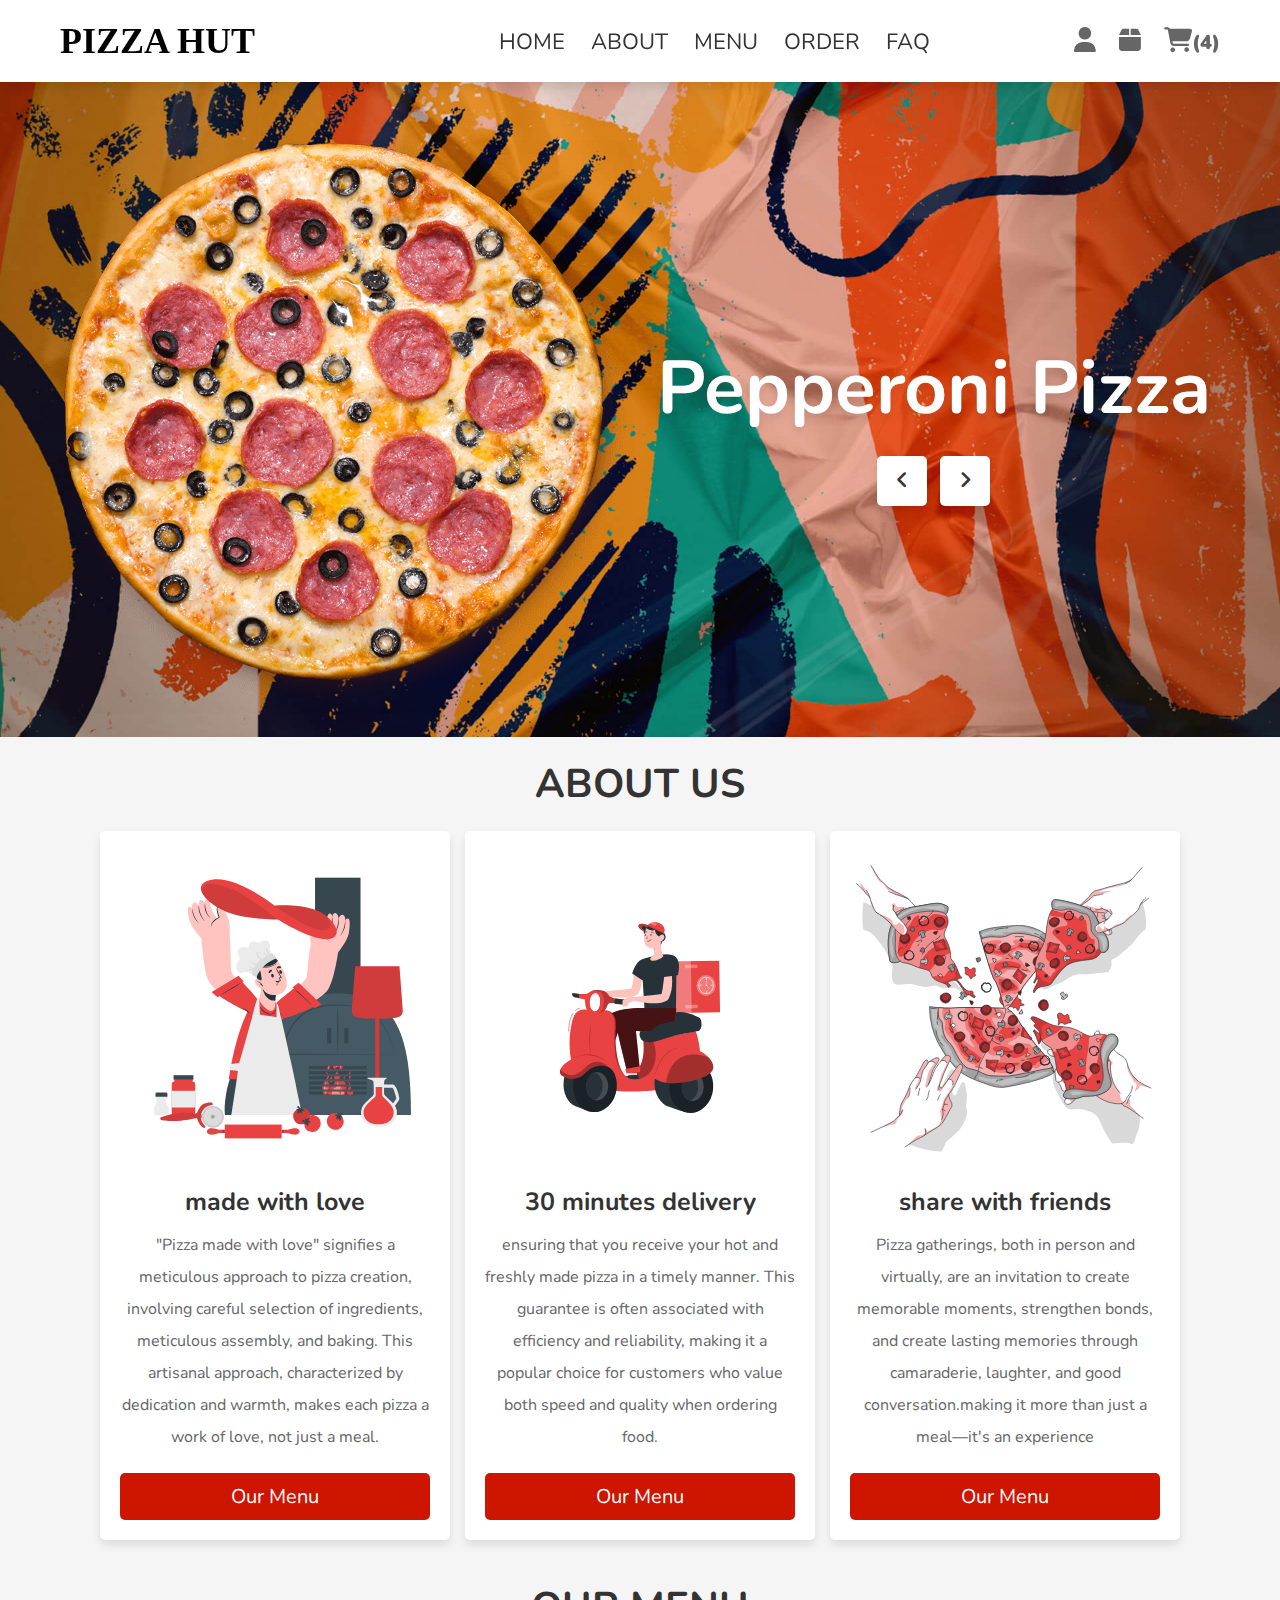
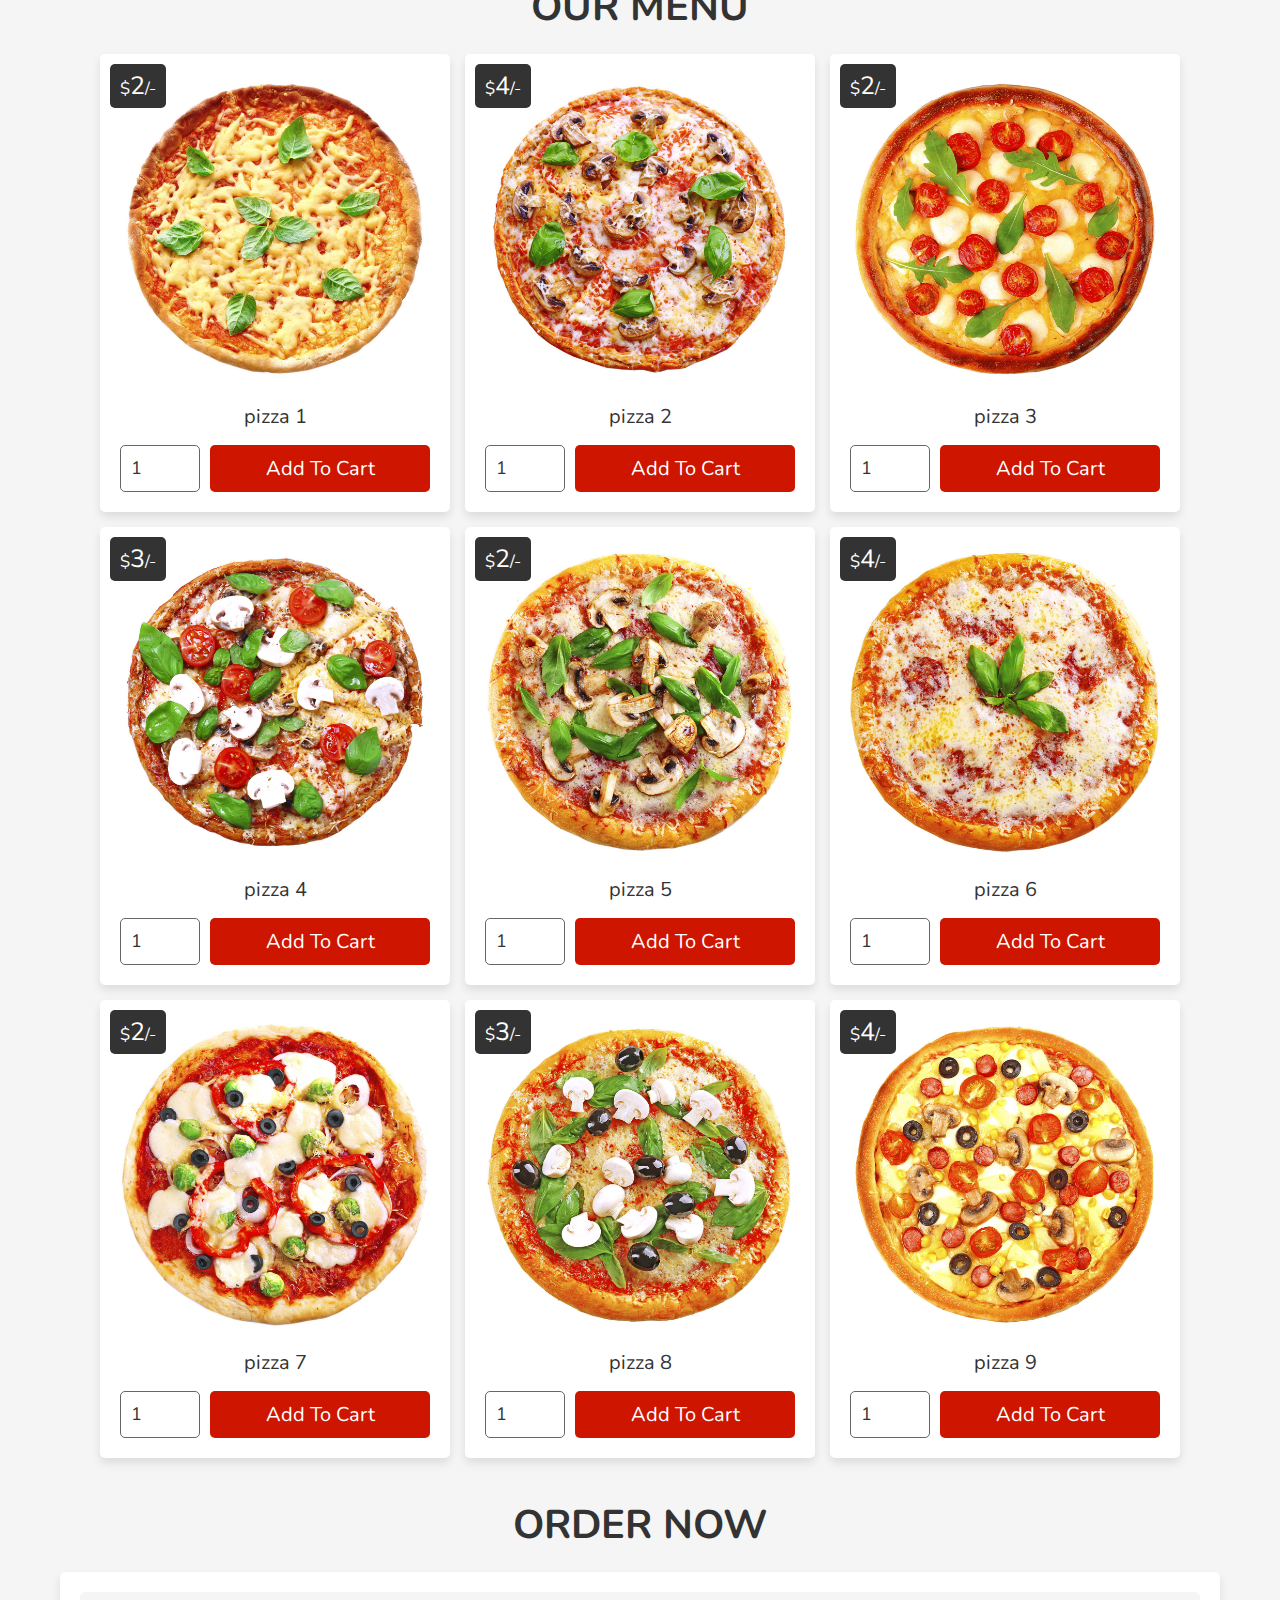
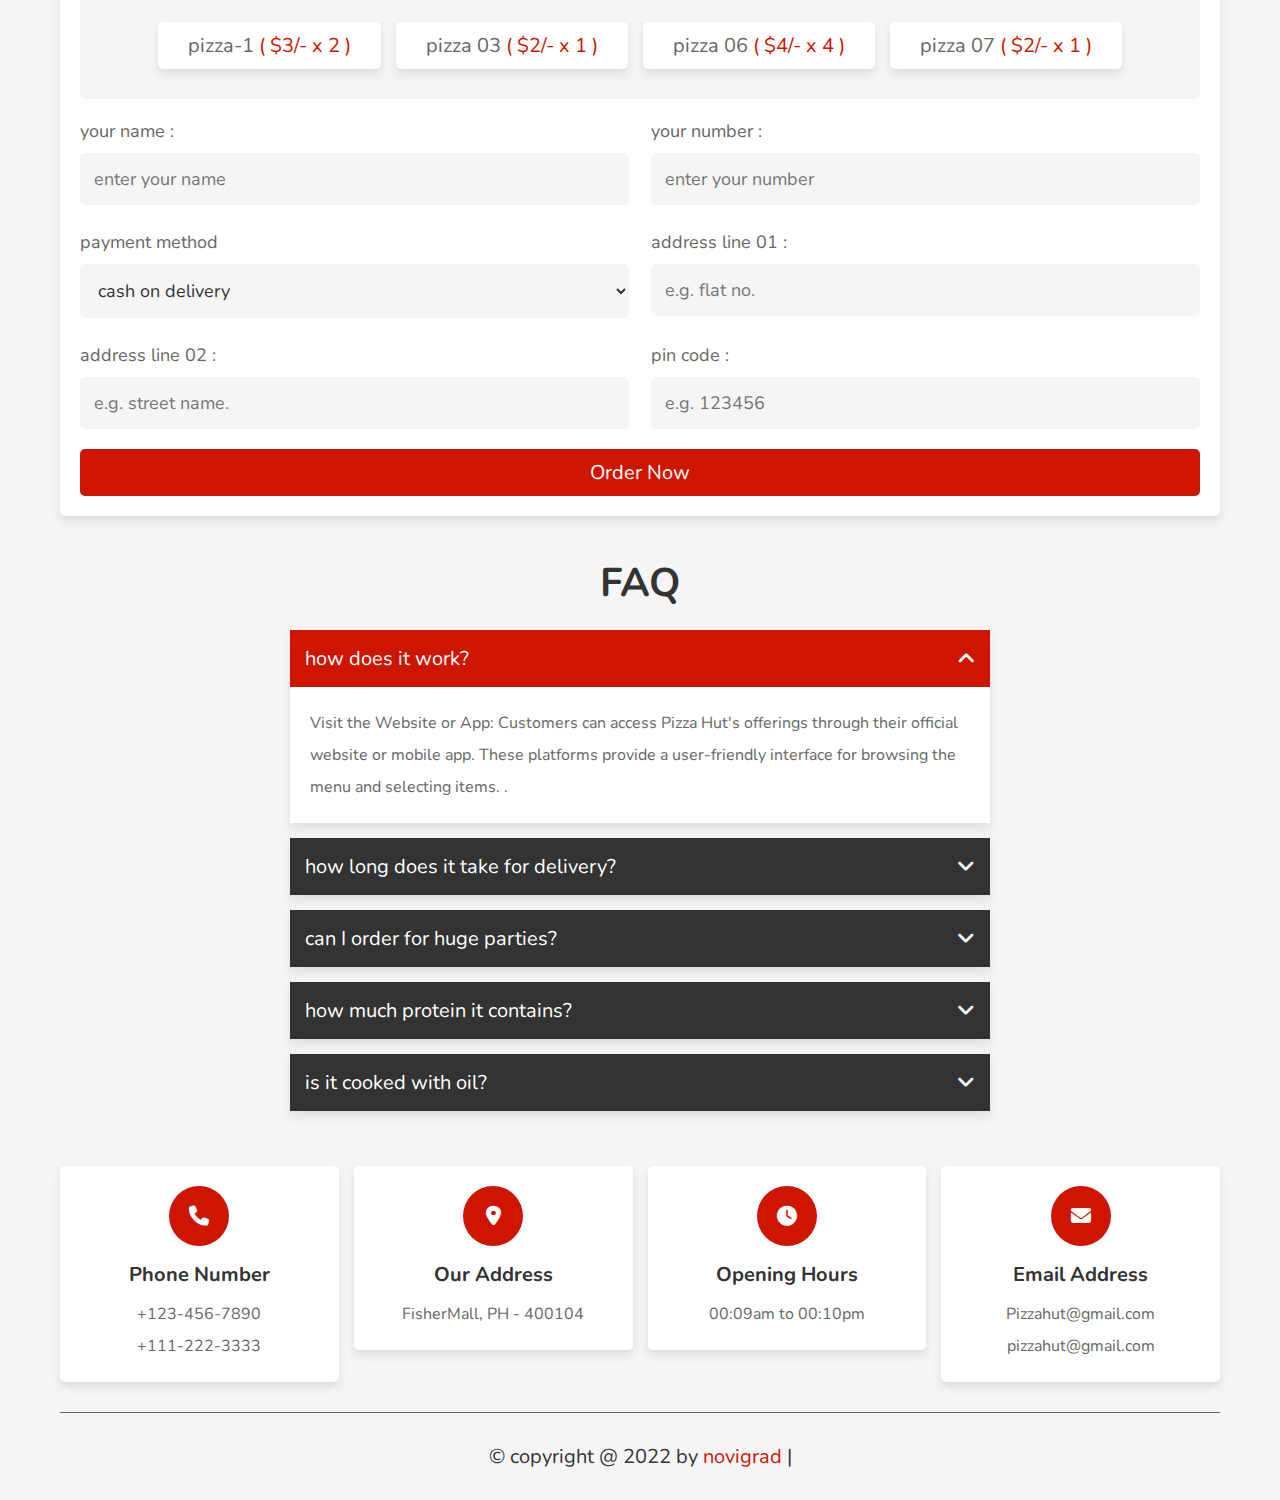
<file: index.html>
<!DOCTYPE html>
<html lang="en">
<head>
   <meta charset="UTF-8">
   <meta http-equiv="X-UA-Compatible" content="IE=edge">
   <meta name="viewport" content="width=device-width, initial-scale=1.0">
   <title>Pizza hut</title>

   <!-- font awesome cdn link  -->
   <link rel="stylesheet" href="https://cdnjs.cloudflare.com/ajax/libs/font-awesome/6.1.1/css/all.min.css">

   <!-- custom css file link  -->
   <link rel="stylesheet" href="css/style.css">

</head>
<body>
   
<!-- header section starts  -->

<header class="header">

   <section class="flex">
   <h2>PIZZA HUT</h2>
      <a href="#home" class="logo"></a>

      <nav class="navbar">
         <a href="#home">HOME</a>
         <a href="#about">ABOUT</a>
         <a href="#menu">MENU</a>
         <a href="#order">ORDER</a>
         <a href="#faq">FAQ</a>
      </nav>

      <div class="icons">
         <div id="menu-btn" class="fas fa-bars"></div>
         <div id="user-btn" class="fas fa-user"></div>
         <div id="order-btn" class="fas fa-box"></div>
         <div id="cart-btn" class="fas fa-shopping-cart"><span>(4)</span></div>
      </div>

   </section>

</header>

<!-- header section ends -->

<div class="user-account">

   <section>

      <div id="close-account"><span>close</span></div>

      <div class="user">
         <p><span>you are not logged in now!</span></p>
      </div>

      <div class="display-orders">
         <p>pizza-1 <span>( $3/- x 2 )</span></p>
         <p>pizza 03 <span>( $2/- x 1 )</span></p>
         <p>pizza 06 <span>( $4/- x 4 )</span></p>
         <p>pizza 07 <span>( $2/- x 1 )</span></p>
      </div>

      <div class="flex">

         <form action="" method="post">
            <h3>login now</h3>
            <input type="email" name="email" required class="box" placeholder="enter your email" maxlength="50">
            <input type="password" name="pass" required class="box" placeholder="enter your password" maxlength="20">
            <input type="submit" value="login now" name="login" class="btn">
         </form>

         <form action="" method="post">
            <h3>register now</h3>
            <input type="text" name="name" required class="box" placeholder="enter your name" maxlength="20">
            <input type="email" name="email" required class="box" placeholder="enter your email" maxlength="50">
            <input type="password" name="pass" required class="box" placeholder="enter your password" maxlength="20">
            <input type="password" name="cpass" required class="box" placeholder="confirm your password" maxlength="20">
            <input type="submit" value="register now" name="register" class="btn">
         </form>

      </div>

   </section>

</div>

<div class="my-orders">

   <section>

      <div id="close-orders"><span>close</span></div>

      <h3 class="title"> my orders </h3>

      <div class="box">
         <p>placed on : <span>06/04/2022</span> </p>
         <p>name : <span>Janick cabral</span> </p>
         <p>number : <span>1234567890</span></p>
         <p>address : <span>flat no. 123, bulding no. 2, malabon, Caloocan, PH - 400104</span></p>
         <p>payment method : <span>cash on delivery</span></p>
         <p>your orders : <span>pizza 01 $3/- x 2, pizza 03 $2/- x 1, pizza 06 $4/- x 4, pizza 07, $2/- x 1</span></p>
         <p>total price : <span>$11/-</span></p>
         <p>payment status : <span style="color: var(--red);">pending</span> </p>
      </div>

      <div class="box">
         <p>placed on : <span>06/04/2022</span> </p>
         <p>name : <span>Kirby Ibis</span> </p>
         <p>number : <span>1234567890</span></p>
         <p>address : <span>flat no. 123, bulding no. 312, malabon, Caloocan, PH - 4002324</span></p>
         <p>payment method : <span>cash on delivery</span></p>
         <p>your orders : <span>pizza 01 $3/- x 2, pizza 03 $2/- x 1, pizza 06 $4/- x 4, pizza 07, $2/- x 1</span></p>
         <p>total price : <span>$11/-</span></p>
         <p>payment status : <span style="color: var(--red);">pending</span> </p>
      </div>

   </section>

</div>

<div class="shopping-cart">

   <section>

      <div id="close-cart"><span>close</span></div>

      <div class="box">
         <a href="#" class="fas fa-times"></a>
         <img src="images/pizza-1.jpg" alt="">
         <div class="content">
            <p>pizza-1 <span>( $3/- x 2 )</span></p>
            <form action="" method="post">
               <input type="number" class="qty" name="qty" min="1" value="2" max="100">
               <button type="submit" class="fas fa-edit" name="update_qty"></button>
            </form>
         </div>
      </div>

      <div class="box">
         <a href="#" class="fas fa-times"></a>
         <img src="images/pizza-3.jpg" alt="">
         <div class="content">
            <p>pizza-3 <span>( $2/- x 1 )</span></p>
            <form action="" method="post">
               <input type="number" class="qty" name="qty" min="1" value="1" max="100">
               <button type="submit" class="fas fa-edit" name="update_qty"></button>
            </form>
         </div>
      </div>

      <div class="box">
         <a href="#" class="fas fa-times"></a>
         <img src="images/pizza-6.jpg" alt="">
         <div class="content">
            <p>pizza-6 <span>( $4/- x 2 )</span></p>
            <form action="" method="post">
               <input type="number" class="qty" name="qty" min="1" value="2" max="100">
               <button type="submit" class="fas fa-edit" name="update_qty"></button>
            </form>
         </div>
      </div>

      <div class="box">
         <a href="#" class="fas fa-times"></a>
         <img src="images/pizza-7.jpg" alt="">
         <div class="content">
            <p>pizza-7 <span>( $2/- x 1 )</span></p>
            <form action="" method="post">
               <input type="number" class="qty" name="qty" min="1" value="1" max="100">
               <button type="submit" class="fas fa-edit" name="update_qty"></button>
            </form>
         </div>
      </div>

      <a href="#order" class="btn">order now</a>

   </section>

</div>

<div class="home-bg">

   <section class="home" id="home">

      <div class="slide-container">

         <div class="slide active">
            <div class="image">
               <img src="images/home-img-1.png" alt="">
            </div>
            <div class="content">
               <h3>Pepperoni Pizza</h3>
               <div class="fas fa-angle-left" onclick="prev()"></div>
               <div class="fas fa-angle-right" onclick="next()"></div>
            </div>
         </div>

         <div class="slide">
            <div class="image">
               <img src="images/home-img-2.png" alt="">
            </div>
            <div class="content">
               <h3>Pizza With Mushrooms</h3>
               <div class="fas fa-angle-left" onclick="prev()"></div>
               <div class="fas fa-angle-right" onclick="next()"></div>
            </div>
         </div>

         <div class="slide">
            <div class="image">
               <img src="images/home-img-3.png" alt="">
            </div>
            <div class="content">
               <h3>Mascarpone And Mushrooms</h3>
               <div class="fas fa-angle-left" onclick="prev()"></div>
               <div class="fas fa-angle-right" onclick="next()"></div>
            </div>
         </div>

      </div>

   </section>

</div>

<!-- about section starts  -->

<section class="about" id="about">

   <h1 class="heading">about us</h1>

   <div class="box-container">

      <div class="box">
         <img src="images/about-1.svg" alt="">
         <h3>made with love</h3>
         <p>"Pizza made with love" signifies a meticulous approach to pizza creation, involving careful selection of ingredients, meticulous assembly, and baking. This artisanal approach, characterized by dedication and warmth, makes each pizza a work of love, not just a meal.</p>
         <a href="#menu" class="btn">our menu</a>
      </div>

      <div class="box">
         <img src="images/about-2.svg" alt="">
         <h3>30 minutes delivery</h3>
         <p>ensuring that you receive your hot and freshly made pizza in a timely manner. This guarantee is often associated with efficiency and reliability, making it a popular choice for customers who value both speed and quality when ordering food.</p>
         <a href="#menu" class="btn">our menu</a>
      </div>

      <div class="box">
         <img src="images/about-3.svg" alt="">
         <h3>share with friends</h3>
         <p>Pizza gatherings, both in person and virtually, are an invitation to create memorable moments, strengthen bonds, and create lasting memories through camaraderie, laughter, and good conversation.making it more than just a meal—it's an experience</p>
         <a href="#menu" class="btn">our menu</a>
      </div>

   </div>

</section>

<!-- about section ends -->

<!-- menu section starts  -->

<section id="menu" class="menu">

   <h1 class="heading">our menu</h1>

   <div class="box-container">

      <div class="box">
         <div class="price">$<span>2</span>/-</div>
         <img src="images/pizza-1.jpg" alt="">
         <div class="name">pizza 1</div>
         <form action="" method="post">
            <input type="number" min="1" max="100" value="1" class="qty" name="qty">
            <input type="submit" value="add to cart" name="add_to_cart" class="btn">
         </form>
      </div>

      <div class="box">
         <div class="price">$<span>4</span>/-</div>
         <img src="images/pizza-2.jpg" alt="">
         <div class="name">pizza 2</div>
         <form action="" method="post">
            <input type="number" min="1" max="100" value="1" class="qty" name="qty">
            <input type="submit" value="add to cart" name="add_to_cart" class="btn">
         </form>
      </div>

      <div class="box">
         <div class="price">$<span>2</span>/-</div>
         <img src="images/pizza-3.jpg" alt="">
         <div class="name">pizza 3</div>
         <form action="" method="post">
            <input type="number" min="1" max="100" value="1" class="qty" name="qty">
            <input type="submit" value="add to cart" name="add_to_cart" class="btn">
         </form>
      </div>

      <div class="box">
         <div class="price">$<span>3</span>/-</div>
         <img src="images/pizza-4.jpg" alt="">
         <div class="name">pizza 4</div>
         <form action="" method="post">
            <input type="number" min="1" max="100" value="1" class="qty" name="qty">
            <input type="submit" value="add to cart" name="add_to_cart" class="btn">
         </form>
      </div>

      <div class="box">
         <div class="price">$<span>2</span>/-</div>
         <img src="images/pizza-5.jpg" alt="">
         <div class="name">pizza 5</div>
         <form action="" method="post">
            <input type="number" min="1" max="100" value="1" class="qty" name="qty">
            <input type="submit" value="add to cart" name="add_to_cart" class="btn">
         </form>
      </div>

      <div class="box">
         <div class="price">$<span>4</span>/-</div>
         <img src="images/pizza-6.jpg" alt="">
         <div class="name">pizza 6</div>
         <form action="" method="post">
            <input type="number" min="1" max="100" value="1" class="qty" name="qty">
            <input type="submit" value="add to cart" name="add_to_cart" class="btn">
         </form>
      </div>

      <div class="box">
         <div class="price">$<span>2</span>/-</div>
         <img src="images/pizza-7.jpg" alt="">
         <div class="name">pizza 7</div>
         <form action="" method="post">
            <input type="number" min="1" max="100" value="1" class="qty" name="qty">
            <input type="submit" value="add to cart" name="add_to_cart" class="btn">
         </form>
      </div>

      <div class="box">
         <div class="price">$<span>3</span>/-</div>
         <img src="images/pizza-8.jpg" alt="">
         <div class="name">pizza 8</div>
         <form action="" method="post">
            <input type="number" min="1" max="100" value="1" class="qty" name="qty">
            <input type="submit" value="add to cart" name="add_to_cart" class="btn">
         </form>
      </div>

      <div class="box">
         <div class="price">$<span>4</span>/-</div>
         <img src="images/pizza-9.jpg" alt="">
         <div class="name">pizza 9</div>
         <form action="" method="post">
            <input type="number" min="1" max="100" value="1" class="qty" name="qty">
            <input type="submit" value="add to cart" name="add_to_cart" class="btn">
         </form>
      </div>

   </div>

</section>

<!-- menu section ends -->

<!-- order section starts  -->

<section class="order" id="order">

   <h1 class="heading">order now</h1>

   <form action="" method="post">

      <div class="display-orders">
         <p>pizza-1 <span>( $3/- x 2 )</span></p>
         <p>pizza 03 <span>( $2/- x 1 )</span></p>
         <p>pizza 06 <span>( $4/- x 4 )</span></p>
         <p>pizza 07 <span>( $2/- x 1 )</span></p>
      </div>

      <div class="flex">
         <div class="inputBox">
            <span>your name :</span>
            <input type="text" name="name" class="box" required placeholder="enter your name" maxlength="20">
         </div>
         <div class="inputBox">
            <span>your number :</span>
            <input type="number" name="number" class="box" required placeholder="enter your number" min="0">
         </div>
         <div class="inputBox">
            <span>payment method</span>
            <select name="method" class="box">
               <option value="cash on delivery">cash on delivery</option>
               <option value="credit card">credit card</option>
               <option value="paytm">paytm</option>
               <option value="paypal">paypal</option>
            </select>
         </div>
         <div class="inputBox">
            <span>address line 01 :</span>
            <input type="text" name="flat" class="box" required placeholder="e.g. flat no." maxlength="50">
         </div>
         <div class="inputBox">
            <span>address line 02 :</span>
            <input type="text" name="street" class="box" required placeholder="e.g. street name." maxlength="50">
         </div>
         <div class="inputBox">
            <span>pin code :</span>
            <input type="number" name="pin_code" class="box" required placeholder="e.g. 123456" min="0">
         </div>
      </div>

      <input type="submit" value="order now" class="btn" name="order">

   </form>

</section>

<!-- order section ends -->

<!-- faq section starts  -->

<section class="faq" id="faq">

   <h1 class="heading">FAQ</h1>

   <div class="accordion-container">

      <div class="accordion active">
         <div class="accordion-heading">
            <span>how does it work?</span>
            <i class="fas fa-angle-down"></i>
         </div>
         <p class="accrodion-content">
            Visit the Website or App: Customers can access Pizza Hut's offerings through their official website or mobile app. These platforms provide a user-friendly interface for browsing the menu and selecting items.

            .
         </p>
      </div>

      <div class="accordion">
         <div class="accordion-heading">
            <span>how long does it take for delivery?</span>
            <i class="fas fa-angle-down"></i>
         </div>
         <p class="accrodion-content">
            Location: The distance between the Pizza Hut restaurant and the delivery address affects the delivery time. Urban areas with high population density may have quicker delivery times compared to rural or remote locations..
         </p>
      </div>

      <div class="accordion">
         <div class="accordion-heading">
            <span>can I order for huge parties?</span>
            <i class="fas fa-angle-down"></i>
         </div>
         <p class="accrodion-content">
            Pizza Hut welcomes large orders for parties and events, offering a variety of pizzas, sides, and desserts to accommodate your guests' preferences. You can customize your order, choose from different sizes and flavors of pizzas, and often benefit from special deals for bulk orders. Ordering is convenient through their website, app, or by contacting your local restaurant directly.
         </p>
      </div>

      <div class="accordion">
         <div class="accordion-heading">
            <span>how much protein it contains?</span>
            <i class="fas fa-angle-down"></i>
         </div>
         <p class="accrodion-content">
            The protein content in Pizza Hut pizzas varies depending on factors like size, crust type, and toppings chosen..
         </p>
      </div>


      <div class="accordion">
         <div class="accordion-heading">
            <span>is it cooked with oil?</span>
            <i class="fas fa-angle-down"></i>
         </div>
         <p class="accrodion-content">
            Pizza Hut pizzas are typically prepared using oil as part of their cooking process. This includes oil used for preparing the pizza crust, toppings, and during the baking process to ensure proper cooking and flavor enhancement. Specific details about the type and amount of oil used can vary based on the pizza's ingredients and preparation method.
         </p>
      </div>

   </div>

</section>

<!-- faq section ends -->

<!-- footer section starts  -->

<section class="footer">

   <div class="box-container">

      <div class="box">
         <i class="fas fa-phone"></i>
         <h3>phone number</h3>
         <p>+123-456-7890</p>
         <p>+111-222-3333</p>
      </div>

      <div class="box">
         <i class="fas fa-map-marker-alt"></i>
         <h3>our address</h3>
         <p>FisherMall, PH - 400104</p>
      </div>

      <div class="box">
         <i class="fas fa-clock"></i>
         <h3>opening hours</h3>
         <p>00:09am to 00:10pm</p>
      </div>

      <div class="box">
         <i class="fas fa-envelope"></i>
         <h3>email address</h3>
         <p>Pizzahut@gmail.com</p>
         <p>pizzahut@gmail.com</p>
      </div>

   </div>

   <div class="credit">
      &copy; copyright @ 2022 by <span>novigrad</span> |
   </div>

</section>

<!-- footer section ends -->



















<!-- custom js file link  -->
<script src="js/script.js"></script>

</body>
</html>
</file>
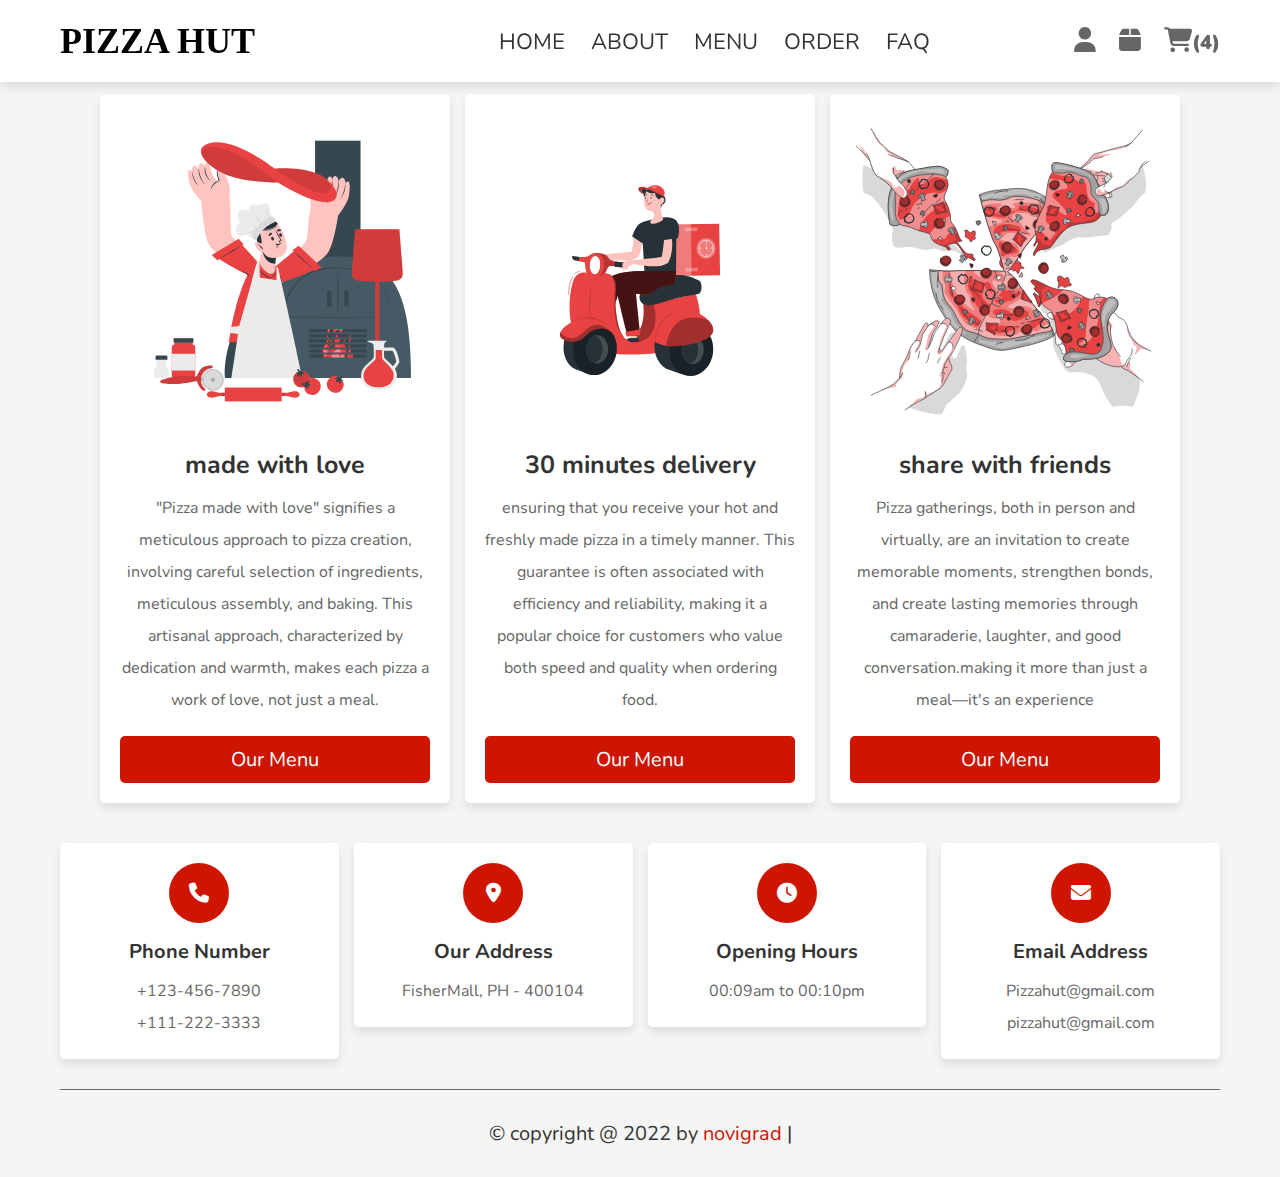
<file: about.html>
<!DOCTYPE html>
<html lang="en">
  <head>
    <meta charset="UTF-8" />
    <meta http-equiv="X-UA-Compatible" content="IE=edge" />
    <meta name="viewport" content="width=device-width, initial-scale=1.0" />
    <title>Pizza hut</title>

    <!-- font awesome cdn link  -->
    <link
      rel="stylesheet"
      href="https://cdnjs.cloudflare.com/ajax/libs/font-awesome/6.1.1/css/all.min.css"
    />

    <!-- custom css file link  -->
    <link rel="stylesheet" href="css/style.css" />
  </head>
  <body>
    <!-- header section starts  -->

    <header class="header">
      <section class="flex">
        <h2>PIZZA HUT</h2>
        <a href="#home" class="logo"></a>

        <nav class="navbar">
          <a href="index.html">HOME</a>
          <a href="about.html">ABOUT</a>
          <a href="menu.html">MENU</a>
          <a href="order.html">ORDER</a>
          <a href="faq.html">FAQ</a>
        </nav>

        <div class="icons">
          <div id="menu-btn" class="fas fa-bars"></div>
          <div id="user-btn" class="fas fa-user"></div>
          <div id="order-btn" class="fas fa-box"></div>
          <div id="cart-btn" class="fas fa-shopping-cart"><span>(4)</span></div>
        </div>
      </section>
    </header>
  </body>
</html>

<!-- header section ends  -->

<div class="user-account">

   <section>

      <div id="close-account"><span>close</span></div>

      <div class="user">
         <p><span>you are not logged in now!</span></p>
      </div>

      <div class="display-orders">
         <p>pizza-1 <span>( $3/- x 2 )</span></p>
         <p>pizza 03 <span>( $2/- x 1 )</span></p>
         <p>pizza 06 <span>( $4/- x 4 )</span></p>
         <p>pizza 07 <span>( $2/- x 1 )</span></p>
      </div>

      <div class="flex">

         <form action="" method="post">
            <h3>login now</h3>
            <input type="email" name="email" required class="box" placeholder="enter your email" maxlength="50">
            <input type="password" name="pass" required class="box" placeholder="enter your password" maxlength="20">
            <input type="submit" value="login now" name="login" class="btn">
         </form>

         <form action="" method="post">
            <h3>register now</h3>
            <input type="text" name="name" required class="box" placeholder="enter your name" maxlength="20">
            <input type="email" name="email" required class="box" placeholder="enter your email" maxlength="50">
            <input type="password" name="pass" required class="box" placeholder="enter your password" maxlength="20">
            <input type="password" name="cpass" required class="box" placeholder="confirm your password" maxlength="20">
            <input type="submit" value="register now" name="register" class="btn">
         </form>

      </div>

   </section>

</div>

<div class="my-orders">

   <section>

      <div id="close-orders"><span>close</span></div>

      <h3 class="title"> my orders </h3>

      <div class="box">
         <p>placed on : <span>06/04/2022</span> </p>
         <p>name : <span>Janick cabral</span> </p>
         <p>number : <span>1234567890</span></p>
         <p>address : <span>flat no. 123, bulding no. 2, malabon, Caloocan, PH - 400104</span></p>
         <p>payment method : <span>cash on delivery</span></p>
         <p>your orders : <span>pizza 01 $3/- x 2, pizza 03 $2/- x 1, pizza 06 $4/- x 4, pizza 07, $2/- x 1</span></p>
         <p>total price : <span>$11/-</span></p>
         <p>payment status : <span style="color: var(--red);">pending</span> </p>
      </div>

      <div class="box">
         <p>placed on : <span>06/04/2022</span> </p>
         <p>name : <span>Kirby Ibis</span> </p>
         <p>number : <span>1234567890</span></p>
         <p>address : <span>flat no. 123, bulding no. 312, malabon, Caloocan, PH - 4002324</span></p>
         <p>payment method : <span>cash on delivery</span></p>
         <p>your orders : <span>pizza 01 $3/- x 2, pizza 03 $2/- x 1, pizza 06 $4/- x 4, pizza 07, $2/- x 1</span></p>
         <p>total price : <span>$11/-</span></p>
         <p>payment status : <span style="color: var(--red);">pending</span> </p>
      </div>

   </section>

</div>

<div class="shopping-cart">

   <section>

      <div id="close-cart"><span>close</span></div>

      <div class="box">
         <a href="#" class="fas fa-times"></a>
         <img src="images/pizza-1.jpg" alt="">
         <div class="content">
            <p>pizza-1 <span>( $3/- x 2 )</span></p>
            <form action="" method="post">
               <input type="number" class="qty" name="qty" min="1" value="2" max="100">
               <button type="submit" class="fas fa-edit" name="update_qty"></button>
            </form>
         </div>
      </div>

      <div class="box">
         <a href="#" class="fas fa-times"></a>
         <img src="images/pizza-3.jpg" alt="">
         <div class="content">
            <p>pizza-3 <span>( $2/- x 1 )</span></p>
            <form action="" method="post">
               <input type="number" class="qty" name="qty" min="1" value="1" max="100">
               <button type="submit" class="fas fa-edit" name="update_qty"></button>
            </form>
         </div>
      </div>

      <div class="box">
         <a href="#" class="fas fa-times"></a>
         <img src="images/pizza-6.jpg" alt="">
         <div class="content">
            <p>pizza-6 <span>( $4/- x 2 )</span></p>
            <form action="" method="post">
               <input type="number" class="qty" name="qty" min="1" value="2" max="100">
               <button type="submit" class="fas fa-edit" name="update_qty"></button>
            </form>
         </div>
      </div>

      <div class="box">
         <a href="#" class="fas fa-times"></a>
         <img src="images/pizza-7.jpg" alt="">
         <div class="content">
            <p>pizza-7 <span>( $2/- x 1 )</span></p>
            <form action="" method="post">
               <input type="number" class="qty" name="qty" min="1" value="1" max="100">
               <button type="submit" class="fas fa-edit" name="update_qty"></button>
            </form>
         </div>
      </div>

      <a href="#order" class="btn">order now</a>

   </section>

</div>

<!-- about section starts  -->

<section class="about" id="about">
  <h1 class="heading">about us</h1>

  <div class="box-container">
    <div class="box">
      <img src="images/about-1.svg" alt="" />
      <h3>made with love</h3>
      <p>
        "Pizza made with love" signifies a meticulous approach to pizza
        creation, involving careful selection of ingredients, meticulous
        assembly, and baking. This artisanal approach, characterized by
        dedication and warmth, makes each pizza a work of love, not just a meal.
      </p>
      <a href="menu.html" class="btn">our menu</a>
    </div>

    <div class="box">
      <img src="images/about-2.svg" alt="" />
      <h3>30 minutes delivery</h3>
      <p>
        ensuring that you receive your hot and freshly made pizza in a timely
        manner. This guarantee is often associated with efficiency and
        reliability, making it a popular choice for customers who value both
        speed and quality when ordering food.
      </p>
      <a href="menu.html" class="btn">our menu</a>
    </div>

    <div class="box">
      <img src="images/about-3.svg" alt="" />
      <h3>share with friends</h3>
      <p>
        Pizza gatherings, both in person and virtually, are an invitation to
        create memorable moments, strengthen bonds, and create lasting memories
        through camaraderie, laughter, and good conversation.making it more than
        just a meal—it's an experience
      </p>
      <a href="menu.html" class="btn">our menu</a>
    </div>
  </div>
</section>

<!-- about section ends -->


<!-- footer section starts  -->

<section class="footer">

    <div class="box-container">
 
       <div class="box">
          <i class="fas fa-phone"></i>
          <h3>phone number</h3>
          <p>+123-456-7890</p>
          <p>+111-222-3333</p>
       </div>
 
       <div class="box">
          <i class="fas fa-map-marker-alt"></i>
          <h3>our address</h3>
          <p>FisherMall, PH - 400104</p>
       </div>
 
       <div class="box">
          <i class="fas fa-clock"></i>
          <h3>opening hours</h3>
          <p>00:09am to 00:10pm</p>
       </div>
 
       <div class="box">
          <i class="fas fa-envelope"></i>
          <h3>email address</h3>
          <p>Pizzahut@gmail.com</p>
          <p>pizzahut@gmail.com</p>
       </div>
 
    </div>
 
    <div class="credit">
       &copy; copyright @ 2022 by <span>novigrad</span> |
    </div>
 
 </section>
 
 <!-- footer section ends -->


 <!-- custom js file link  -->
<script src="js/script.js"></script>

</body>
</html>
</file>
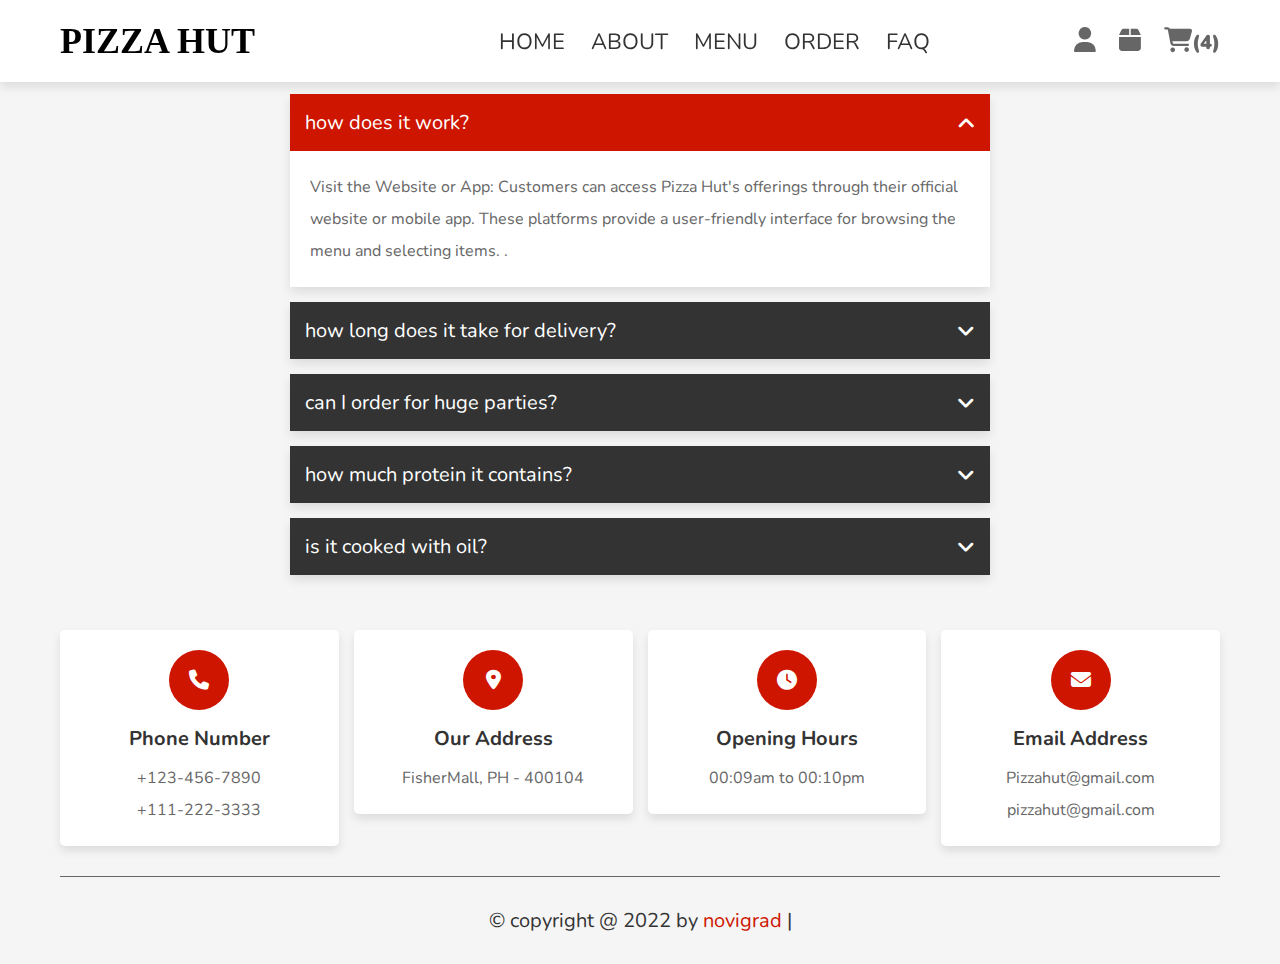
<file: faq.html>
<!DOCTYPE html>
<html lang="en">
  <head>
    <meta charset="UTF-8" />
    <meta http-equiv="X-UA-Compatible" content="IE=edge" />
    <meta name="viewport" content="width=device-width, initial-scale=1.0" />
    <title>Pizza hut</title>

    <!-- font awesome cdn link  -->
    <link
      rel="stylesheet"
      href="https://cdnjs.cloudflare.com/ajax/libs/font-awesome/6.1.1/css/all.min.css"
    />

    <!-- custom css file link  -->
    <link rel="stylesheet" href="css/style.css" />
  </head>
  <body>
    <!-- header section starts  -->

    <header class="header">
      <section class="flex">
        <h2>PIZZA HUT</h2>
        <a href="#home" class="logo"></a>

        <nav class="navbar">
          <a href="index.html">HOME</a>
          <a href="about.html">ABOUT</a>
          <a href="menu.html">MENU</a>
          <a href="order.html">ORDER</a>
          <a href="faq.html">FAQ</a>
        </nav>

        <div class="icons">
          <div id="menu-btn" class="fas fa-bars"></div>
          <div id="user-btn" class="fas fa-user"></div>
          <div id="order-btn" class="fas fa-box"></div>
          <div id="cart-btn" class="fas fa-shopping-cart"><span>(4)</span></div>
        </div>
      </section>
    </header>
  </body>
</html>

<!-- header section ends  -->

<div class="user-account">

   <section>

      <div id="close-account"><span>close</span></div>

      <div class="user">
         <p><span>you are not logged in now!</span></p>
      </div>

      <div class="display-orders">
         <p>pizza-1 <span>( $3/- x 2 )</span></p>
         <p>pizza 03 <span>( $2/- x 1 )</span></p>
         <p>pizza 06 <span>( $4/- x 4 )</span></p>
         <p>pizza 07 <span>( $2/- x 1 )</span></p>
      </div>

      <div class="flex">

         <form action="" method="post">
            <h3>login now</h3>
            <input type="email" name="email" required class="box" placeholder="enter your email" maxlength="50">
            <input type="password" name="pass" required class="box" placeholder="enter your password" maxlength="20">
            <input type="submit" value="login now" name="login" class="btn">
         </form>

         <form action="" method="post">
            <h3>register now</h3>
            <input type="text" name="name" required class="box" placeholder="enter your name" maxlength="20">
            <input type="email" name="email" required class="box" placeholder="enter your email" maxlength="50">
            <input type="password" name="pass" required class="box" placeholder="enter your password" maxlength="20">
            <input type="password" name="cpass" required class="box" placeholder="confirm your password" maxlength="20">
            <input type="submit" value="register now" name="register" class="btn">
         </form>

      </div>

   </section>

</div>

<div class="my-orders">

   <section>

      <div id="close-orders"><span>close</span></div>

      <h3 class="title"> my orders </h3>

      <div class="box">
         <p>placed on : <span>06/04/2022</span> </p>
         <p>name : <span>Janick cabral</span> </p>
         <p>number : <span>1234567890</span></p>
         <p>address : <span>flat no. 123, bulding no. 2, malabon, Caloocan, PH - 400104</span></p>
         <p>payment method : <span>cash on delivery</span></p>
         <p>your orders : <span>pizza 01 $3/- x 2, pizza 03 $2/- x 1, pizza 06 $4/- x 4, pizza 07, $2/- x 1</span></p>
         <p>total price : <span>$11/-</span></p>
         <p>payment status : <span style="color: var(--red);">pending</span> </p>
      </div>

      <div class="box">
         <p>placed on : <span>06/04/2022</span> </p>
         <p>name : <span>Kirby Ibis</span> </p>
         <p>number : <span>1234567890</span></p>
         <p>address : <span>flat no. 123, bulding no. 312, malabon, Caloocan, PH - 4002324</span></p>
         <p>payment method : <span>cash on delivery</span></p>
         <p>your orders : <span>pizza 01 $3/- x 2, pizza 03 $2/- x 1, pizza 06 $4/- x 4, pizza 07, $2/- x 1</span></p>
         <p>total price : <span>$11/-</span></p>
         <p>payment status : <span style="color: var(--red);">pending</span> </p>
      </div>

   </section>

</div>

<div class="shopping-cart">

   <section>

      <div id="close-cart"><span>close</span></div>

      <div class="box">
         <a href="#" class="fas fa-times"></a>
         <img src="images/pizza-1.jpg" alt="">
         <div class="content">
            <p>pizza-1 <span>( $3/- x 2 )</span></p>
            <form action="" method="post">
               <input type="number" class="qty" name="qty" min="1" value="2" max="100">
               <button type="submit" class="fas fa-edit" name="update_qty"></button>
            </form>
         </div>
      </div>

      <div class="box">
         <a href="#" class="fas fa-times"></a>
         <img src="images/pizza-3.jpg" alt="">
         <div class="content">
            <p>pizza-3 <span>( $2/- x 1 )</span></p>
            <form action="" method="post">
               <input type="number" class="qty" name="qty" min="1" value="1" max="100">
               <button type="submit" class="fas fa-edit" name="update_qty"></button>
            </form>
         </div>
      </div>

      <div class="box">
         <a href="#" class="fas fa-times"></a>
         <img src="images/pizza-6.jpg" alt="">
         <div class="content">
            <p>pizza-6 <span>( $4/- x 2 )</span></p>
            <form action="" method="post">
               <input type="number" class="qty" name="qty" min="1" value="2" max="100">
               <button type="submit" class="fas fa-edit" name="update_qty"></button>
            </form>
         </div>
      </div>

      <div class="box">
         <a href="#" class="fas fa-times"></a>
         <img src="images/pizza-7.jpg" alt="">
         <div class="content">
            <p>pizza-7 <span>( $2/- x 1 )</span></p>
            <form action="" method="post">
               <input type="number" class="qty" name="qty" min="1" value="1" max="100">
               <button type="submit" class="fas fa-edit" name="update_qty"></button>
            </form>
         </div>
      </div>

      <a href="#order" class="btn">order now</a>

   </section>

</div>

<!-- faq section starts  -->

<section class="faq" id="faq">

    <h1 class="heading">FAQ</h1>
 
    <div class="accordion-container">
 
       <div class="accordion active">
          <div class="accordion-heading">
             <span>how does it work?</span>
             <i class="fas fa-angle-down"></i>
          </div>
          <p class="accrodion-content">
             Visit the Website or App: Customers can access Pizza Hut's offerings through their official website or mobile app. These platforms provide a user-friendly interface for browsing the menu and selecting items.
 
             .
          </p>
       </div>
 
       <div class="accordion">
          <div class="accordion-heading">
             <span>how long does it take for delivery?</span>
             <i class="fas fa-angle-down"></i>
          </div>
          <p class="accrodion-content">
             Location: The distance between the Pizza Hut restaurant and the delivery address affects the delivery time. Urban areas with high population density may have quicker delivery times compared to rural or remote locations..
          </p>
       </div>
 
       <div class="accordion">
          <div class="accordion-heading">
             <span>can I order for huge parties?</span>
             <i class="fas fa-angle-down"></i>
          </div>
          <p class="accrodion-content">
             Pizza Hut welcomes large orders for parties and events, offering a variety of pizzas, sides, and desserts to accommodate your guests' preferences. You can customize your order, choose from different sizes and flavors of pizzas, and often benefit from special deals for bulk orders. Ordering is convenient through their website, app, or by contacting your local restaurant directly.
          </p>
       </div>
 
       <div class="accordion">
          <div class="accordion-heading">
             <span>how much protein it contains?</span>
             <i class="fas fa-angle-down"></i>
          </div>
          <p class="accrodion-content">
             The protein content in Pizza Hut pizzas varies depending on factors like size, crust type, and toppings chosen..
          </p>
       </div>
 
 
       <div class="accordion">
          <div class="accordion-heading">
             <span>is it cooked with oil?</span>
             <i class="fas fa-angle-down"></i>
          </div>
          <p class="accrodion-content">
             Pizza Hut pizzas are typically prepared using oil as part of their cooking process. This includes oil used for preparing the pizza crust, toppings, and during the baking process to ensure proper cooking and flavor enhancement. Specific details about the type and amount of oil used can vary based on the pizza's ingredients and preparation method.
          </p>
       </div>
 
    </div>
 
 </section>
 
 <!-- faq section ends -->

 <!-- footer section starts  -->

<section class="footer">

    <div class="box-container">
 
       <div class="box">
          <i class="fas fa-phone"></i>
          <h3>phone number</h3>
          <p>+123-456-7890</p>
          <p>+111-222-3333</p>
       </div>
 
       <div class="box">
          <i class="fas fa-map-marker-alt"></i>
          <h3>our address</h3>
          <p>FisherMall, PH - 400104</p>
       </div>
 
       <div class="box">
          <i class="fas fa-clock"></i>
          <h3>opening hours</h3>
          <p>00:09am to 00:10pm</p>
       </div>
 
       <div class="box">
          <i class="fas fa-envelope"></i>
          <h3>email address</h3>
          <p>Pizzahut@gmail.com</p>
          <p>pizzahut@gmail.com</p>
       </div>
 
    </div>
 
    <div class="credit">
       &copy; copyright @ 2022 by <span>novigrad</span> |
    </div>
 
 </section>
 
 <!-- footer section ends -->


 <!-- custom js file link  -->
<script src="js/script.js"></script>

</body>
</html>
</file>
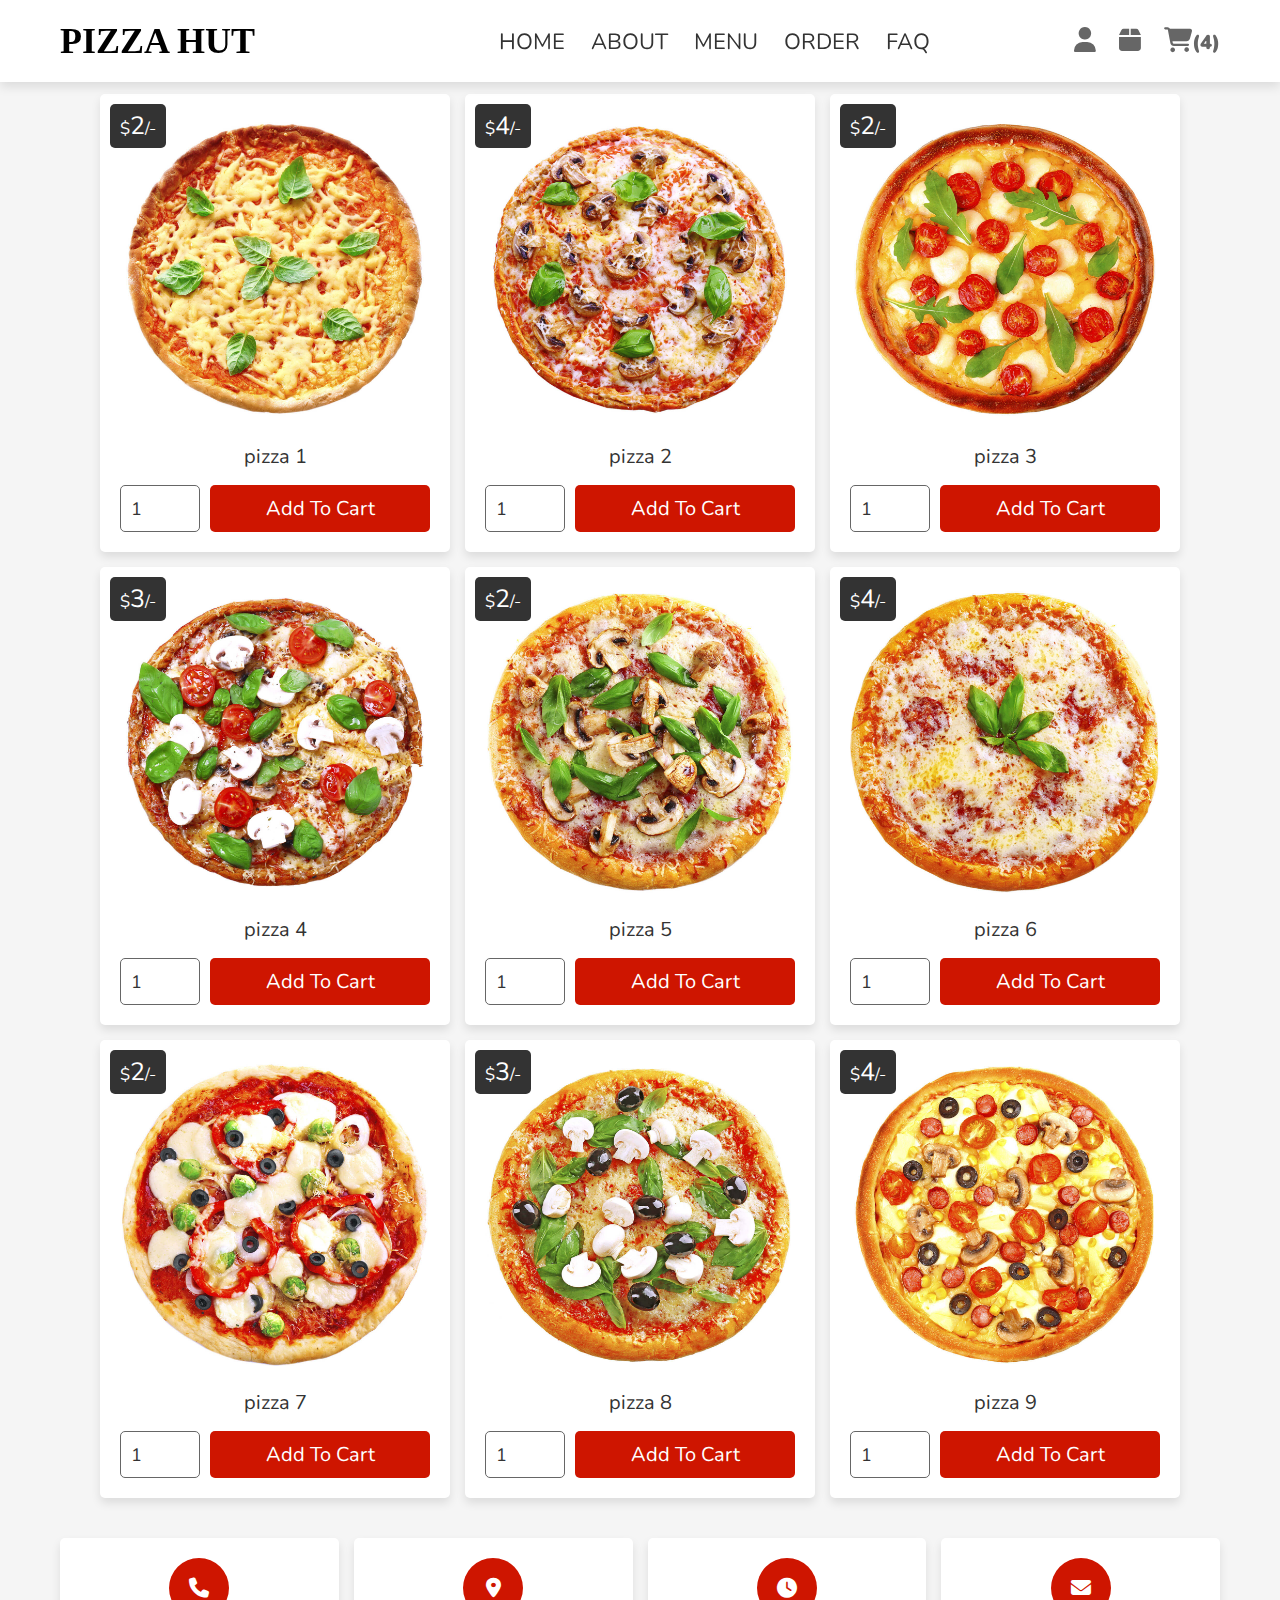
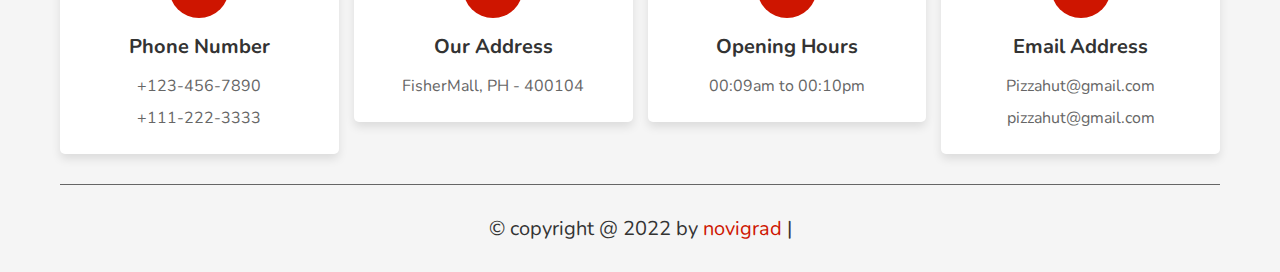
<file: menu.html>
<!DOCTYPE html>
<html lang="en">
  <head>
    <meta charset="UTF-8" />
    <meta http-equiv="X-UA-Compatible" content="IE=edge" />
    <meta name="viewport" content="width=device-width, initial-scale=1.0" />
    <title>Pizza hut</title>

    <!-- font awesome cdn link  -->
    <link
      rel="stylesheet"
      href="https://cdnjs.cloudflare.com/ajax/libs/font-awesome/6.1.1/css/all.min.css"
    />

    <!-- custom css file link  -->
    <link rel="stylesheet" href="css/style.css" />
  </head>
  <body>
    <!-- header section starts  -->

    <header class="header">
      <section class="flex">
        <h2>PIZZA HUT</h2>
        <a href="#home" class="logo"></a>

        <nav class="navbar">
          <a href="index.html">HOME</a>
          <a href="about.html">ABOUT</a>
          <a href="menu.html">MENU</a>
          <a href="order.html">ORDER</a>
          <a href="faq.html">FAQ</a>
        </nav>

        <div class="icons">
          <div id="menu-btn" class="fas fa-bars"></div>
          <div id="user-btn" class="fas fa-user"></div>
          <div id="order-btn" class="fas fa-box"></div>
          <div id="cart-btn" class="fas fa-shopping-cart"><span>(4)</span></div>
        </div>
      </section>
    </header>
  </body>
</html>

<!-- header section ends  -->

<div class="user-account">

   <section>

      <div id="close-account"><span>close</span></div>

      <div class="user">
         <p><span>you are not logged in now!</span></p>
      </div>

      <div class="display-orders">
         <p>pizza-1 <span>( $3/- x 2 )</span></p>
         <p>pizza 03 <span>( $2/- x 1 )</span></p>
         <p>pizza 06 <span>( $4/- x 4 )</span></p>
         <p>pizza 07 <span>( $2/- x 1 )</span></p>
      </div>

      <div class="flex">

         <form action="" method="post">
            <h3>login now</h3>
            <input type="email" name="email" required class="box" placeholder="enter your email" maxlength="50">
            <input type="password" name="pass" required class="box" placeholder="enter your password" maxlength="20">
            <input type="submit" value="login now" name="login" class="btn">
         </form>

         <form action="" method="post">
            <h3>register now</h3>
            <input type="text" name="name" required class="box" placeholder="enter your name" maxlength="20">
            <input type="email" name="email" required class="box" placeholder="enter your email" maxlength="50">
            <input type="password" name="pass" required class="box" placeholder="enter your password" maxlength="20">
            <input type="password" name="cpass" required class="box" placeholder="confirm your password" maxlength="20">
            <input type="submit" value="register now" name="register" class="btn">
         </form>

      </div>

   </section>

</div>

<div class="my-orders">

   <section>

      <div id="close-orders"><span>close</span></div>

      <h3 class="title"> my orders </h3>

      <div class="box">
         <p>placed on : <span>06/04/2022</span> </p>
         <p>name : <span>Janick cabral</span> </p>
         <p>number : <span>1234567890</span></p>
         <p>address : <span>flat no. 123, bulding no. 2, malabon, Caloocan, PH - 400104</span></p>
         <p>payment method : <span>cash on delivery</span></p>
         <p>your orders : <span>pizza 01 $3/- x 2, pizza 03 $2/- x 1, pizza 06 $4/- x 4, pizza 07, $2/- x 1</span></p>
         <p>total price : <span>$11/-</span></p>
         <p>payment status : <span style="color: var(--red);">pending</span> </p>
      </div>

      <div class="box">
         <p>placed on : <span>06/04/2022</span> </p>
         <p>name : <span>Kirby Ibis</span> </p>
         <p>number : <span>1234567890</span></p>
         <p>address : <span>flat no. 123, bulding no. 312, malabon, Caloocan, PH - 4002324</span></p>
         <p>payment method : <span>cash on delivery</span></p>
         <p>your orders : <span>pizza 01 $3/- x 2, pizza 03 $2/- x 1, pizza 06 $4/- x 4, pizza 07, $2/- x 1</span></p>
         <p>total price : <span>$11/-</span></p>
         <p>payment status : <span style="color: var(--red);">pending</span> </p>
      </div>

   </section>

</div>

<div class="shopping-cart">

   <section>

      <div id="close-cart"><span>close</span></div>

      <div class="box">
         <a href="#" class="fas fa-times"></a>
         <img src="images/pizza-1.jpg" alt="">
         <div class="content">
            <p>pizza-1 <span>( $3/- x 2 )</span></p>
            <form action="" method="post">
               <input type="number" class="qty" name="qty" min="1" value="2" max="100">
               <button type="submit" class="fas fa-edit" name="update_qty"></button>
            </form>
         </div>
      </div>

      <div class="box">
         <a href="#" class="fas fa-times"></a>
         <img src="images/pizza-3.jpg" alt="">
         <div class="content">
            <p>pizza-3 <span>( $2/- x 1 )</span></p>
            <form action="" method="post">
               <input type="number" class="qty" name="qty" min="1" value="1" max="100">
               <button type="submit" class="fas fa-edit" name="update_qty"></button>
            </form>
         </div>
      </div>

      <div class="box">
         <a href="#" class="fas fa-times"></a>
         <img src="images/pizza-6.jpg" alt="">
         <div class="content">
            <p>pizza-6 <span>( $4/- x 2 )</span></p>
            <form action="" method="post">
               <input type="number" class="qty" name="qty" min="1" value="2" max="100">
               <button type="submit" class="fas fa-edit" name="update_qty"></button>
            </form>
         </div>
      </div>

      <div class="box">
         <a href="#" class="fas fa-times"></a>
         <img src="images/pizza-7.jpg" alt="">
         <div class="content">
            <p>pizza-7 <span>( $2/- x 1 )</span></p>
            <form action="" method="post">
               <input type="number" class="qty" name="qty" min="1" value="1" max="100">
               <button type="submit" class="fas fa-edit" name="update_qty"></button>
            </form>
         </div>
      </div>

      <a href="#order" class="btn">order now</a>

   </section>

</div>

<!-- menu section starts  -->

<section id="menu" class="menu">

    <h1 class="heading">our menu</h1>
 
    <div class="box-container">
 
       <div class="box">
          <div class="price">$<span>2</span>/-</div>
          <img src="images/pizza-1.jpg" alt="">
          <div class="name">pizza 1</div>
          <form action="" method="post">
             <input type="number" min="1" max="100" value="1" class="qty" name="qty">
             <input type="submit" value="add to cart" name="add_to_cart" class="btn">
          </form>
       </div>
 
       <div class="box">
          <div class="price">$<span>4</span>/-</div>
          <img src="images/pizza-2.jpg" alt="">
          <div class="name">pizza 2</div>
          <form action="" method="post">
             <input type="number" min="1" max="100" value="1" class="qty" name="qty">
             <input type="submit" value="add to cart" name="add_to_cart" class="btn">
          </form>
       </div>
 
       <div class="box">
          <div class="price">$<span>2</span>/-</div>
          <img src="images/pizza-3.jpg" alt="">
          <div class="name">pizza 3</div>
          <form action="" method="post">
             <input type="number" min="1" max="100" value="1" class="qty" name="qty">
             <input type="submit" value="add to cart" name="add_to_cart" class="btn">
          </form>
       </div>
 
       <div class="box">
          <div class="price">$<span>3</span>/-</div>
          <img src="images/pizza-4.jpg" alt="">
          <div class="name">pizza 4</div>
          <form action="" method="post">
             <input type="number" min="1" max="100" value="1" class="qty" name="qty">
             <input type="submit" value="add to cart" name="add_to_cart" class="btn">
          </form>
       </div>
 
       <div class="box">
          <div class="price">$<span>2</span>/-</div>
          <img src="images/pizza-5.jpg" alt="">
          <div class="name">pizza 5</div>
          <form action="" method="post">
             <input type="number" min="1" max="100" value="1" class="qty" name="qty">
             <input type="submit" value="add to cart" name="add_to_cart" class="btn">
          </form>
       </div>
 
       <div class="box">
          <div class="price">$<span>4</span>/-</div>
          <img src="images/pizza-6.jpg" alt="">
          <div class="name">pizza 6</div>
          <form action="" method="post">
             <input type="number" min="1" max="100" value="1" class="qty" name="qty">
             <input type="submit" value="add to cart" name="add_to_cart" class="btn">
          </form>
       </div>
 
       <div class="box">
          <div class="price">$<span>2</span>/-</div>
          <img src="images/pizza-7.jpg" alt="">
          <div class="name">pizza 7</div>
          <form action="" method="post">
             <input type="number" min="1" max="100" value="1" class="qty" name="qty">
             <input type="submit" value="add to cart" name="add_to_cart" class="btn">
          </form>
       </div>
 
       <div class="box">
          <div class="price">$<span>3</span>/-</div>
          <img src="images/pizza-8.jpg" alt="">
          <div class="name">pizza 8</div>
          <form action="" method="post">
             <input type="number" min="1" max="100" value="1" class="qty" name="qty">
             <input type="submit" value="add to cart" name="add_to_cart" class="btn">
          </form>
       </div>
 
       <div class="box">
          <div class="price">$<span>4</span>/-</div>
          <img src="images/pizza-9.jpg" alt="">
          <div class="name">pizza 9</div>
          <form action="" method="post">
             <input type="number" min="1" max="100" value="1" class="qty" name="qty">
             <input type="submit" value="add to cart" name="add_to_cart" class="btn">
          </form>
       </div>
 
    </div>
 
 </section>

 <!-- menu section ends -->

 <!-- footer section starts  -->

<section class="footer">

    <div class="box-container">
 
       <div class="box">
          <i class="fas fa-phone"></i>
          <h3>phone number</h3>
          <p>+123-456-7890</p>
          <p>+111-222-3333</p>
       </div>
 
       <div class="box">
          <i class="fas fa-map-marker-alt"></i>
          <h3>our address</h3>
          <p>FisherMall, PH - 400104</p>
       </div>
 
       <div class="box">
          <i class="fas fa-clock"></i>
          <h3>opening hours</h3>
          <p>00:09am to 00:10pm</p>
       </div>
 
       <div class="box">
          <i class="fas fa-envelope"></i>
          <h3>email address</h3>
          <p>Pizzahut@gmail.com</p>
          <p>pizzahut@gmail.com</p>
       </div>
 
    </div>
 
    <div class="credit">
       &copy; copyright @ 2022 by <span>novigrad</span> |
    </div>
 
 </section>
 
 <!-- footer section ends -->


 <!-- custom js file link  -->
<script src="js/script.js"></script>

</body>
</html>
</file>
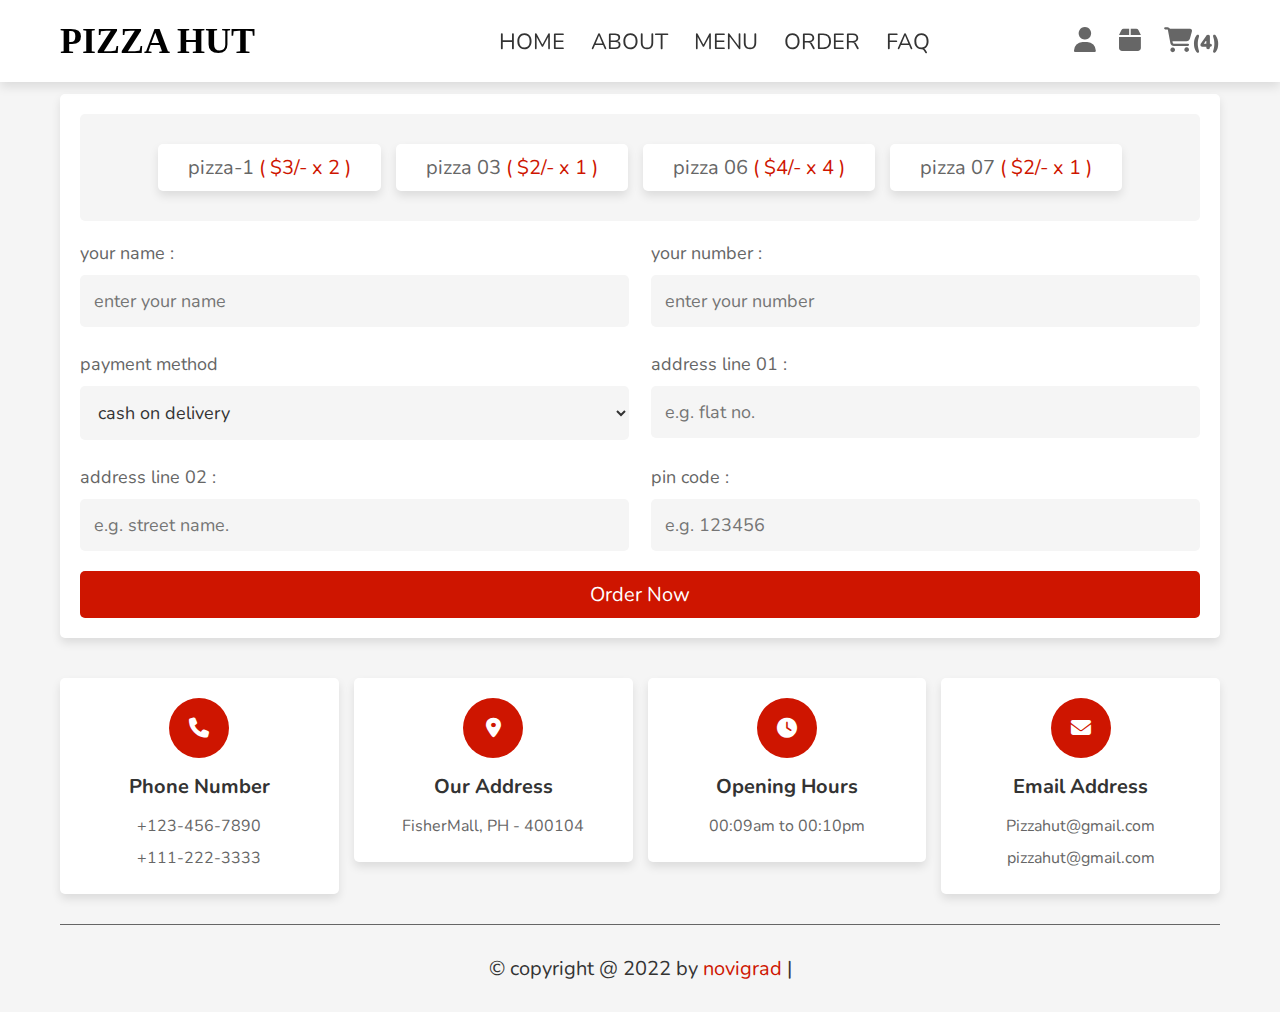
<file: order.html>
<!DOCTYPE html>
<html lang="en">
  <head>
    <meta charset="UTF-8" />
    <meta http-equiv="X-UA-Compatible" content="IE=edge" />
    <meta name="viewport" content="width=device-width, initial-scale=1.0" />
    <title>Pizza hut</title>

    <!-- font awesome cdn link  -->
    <link
      rel="stylesheet"
      href="https://cdnjs.cloudflare.com/ajax/libs/font-awesome/6.1.1/css/all.min.css"
    />

    <!-- custom css file link  -->
    <link rel="stylesheet" href="css/style.css" />
  </head>
  <body>
    <!-- header section starts  -->

    <header class="header">
      <section class="flex">
        <h2>PIZZA HUT</h2>
        <a href="#home" class="logo"></a>

        <nav class="navbar">
          <a href="index.html">HOME</a>
          <a href="about.html">ABOUT</a>
          <a href="menu.html">MENU</a>
          <a href="order.html">ORDER</a>
          <a href="faq.html">FAQ</a>
        </nav>

        <div class="icons">
          <div id="menu-btn" class="fas fa-bars"></div>
          <div id="user-btn" class="fas fa-user"></div>
          <div id="order-btn" class="fas fa-box"></div>
          <div id="cart-btn" class="fas fa-shopping-cart"><span>(4)</span></div>
        </div>
      </section>
    </header>
  </body>
</html>

<!-- header section ends  -->

<div class="user-account">

  <section>

     <div id="close-account"><span>close</span></div>

     <div class="user">
        <p><span>you are not logged in now!</span></p>
     </div>

     <div class="display-orders">
        <p>pizza-1 <span>( $3/- x 2 )</span></p>
        <p>pizza 03 <span>( $2/- x 1 )</span></p>
        <p>pizza 06 <span>( $4/- x 4 )</span></p>
        <p>pizza 07 <span>( $2/- x 1 )</span></p>
     </div>

     <div class="flex">

        <form action="" method="post">
           <h3>login now</h3>
           <input type="email" name="email" required class="box" placeholder="enter your email" maxlength="50">
           <input type="password" name="pass" required class="box" placeholder="enter your password" maxlength="20">
           <input type="submit" value="login now" name="login" class="btn">
        </form>

        <form action="" method="post">
           <h3>register now</h3>
           <input type="text" name="name" required class="box" placeholder="enter your name" maxlength="20">
           <input type="email" name="email" required class="box" placeholder="enter your email" maxlength="50">
           <input type="password" name="pass" required class="box" placeholder="enter your password" maxlength="20">
           <input type="password" name="cpass" required class="box" placeholder="confirm your password" maxlength="20">
           <input type="submit" value="register now" name="register" class="btn">
        </form>

     </div>

  </section>

</div>

<div class="my-orders">

  <section>

     <div id="close-orders"><span>close</span></div>

     <h3 class="title"> my orders </h3>

     <div class="box">
        <p>placed on : <span>06/04/2022</span> </p>
        <p>name : <span>Janick cabral</span> </p>
        <p>number : <span>1234567890</span></p>
        <p>address : <span>flat no. 123, bulding no. 2, malabon, Caloocan, PH - 400104</span></p>
        <p>payment method : <span>cash on delivery</span></p>
        <p>your orders : <span>pizza 01 $3/- x 2, pizza 03 $2/- x 1, pizza 06 $4/- x 4, pizza 07, $2/- x 1</span></p>
        <p>total price : <span>$11/-</span></p>
        <p>payment status : <span style="color: var(--red);">pending</span> </p>
     </div>

     <div class="box">
        <p>placed on : <span>06/04/2022</span> </p>
        <p>name : <span>Kirby Ibis</span> </p>
        <p>number : <span>1234567890</span></p>
        <p>address : <span>flat no. 123, bulding no. 312, malabon, Caloocan, PH - 4002324</span></p>
        <p>payment method : <span>cash on delivery</span></p>
        <p>your orders : <span>pizza 01 $3/- x 2, pizza 03 $2/- x 1, pizza 06 $4/- x 4, pizza 07, $2/- x 1</span></p>
        <p>total price : <span>$11/-</span></p>
        <p>payment status : <span style="color: var(--red);">pending</span> </p>
     </div>

  </section>

</div>

<div class="shopping-cart">

  <section>

     <div id="close-cart"><span>close</span></div>

     <div class="box">
        <a href="#" class="fas fa-times"></a>
        <img src="images/pizza-1.jpg" alt="">
        <div class="content">
           <p>pizza-1 <span>( $3/- x 2 )</span></p>
           <form action="" method="post">
              <input type="number" class="qty" name="qty" min="1" value="2" max="100">
              <button type="submit" class="fas fa-edit" name="update_qty"></button>
           </form>
        </div>
     </div>

     <div class="box">
        <a href="#" class="fas fa-times"></a>
        <img src="images/pizza-3.jpg" alt="">
        <div class="content">
           <p>pizza-3 <span>( $2/- x 1 )</span></p>
           <form action="" method="post">
              <input type="number" class="qty" name="qty" min="1" value="1" max="100">
              <button type="submit" class="fas fa-edit" name="update_qty"></button>
           </form>
        </div>
     </div>

     <div class="box">
        <a href="#" class="fas fa-times"></a>
        <img src="images/pizza-6.jpg" alt="">
        <div class="content">
           <p>pizza-6 <span>( $4/- x 2 )</span></p>
           <form action="" method="post">
              <input type="number" class="qty" name="qty" min="1" value="2" max="100">
              <button type="submit" class="fas fa-edit" name="update_qty"></button>
           </form>
        </div>
     </div>

     <div class="box">
        <a href="#" class="fas fa-times"></a>
        <img src="images/pizza-7.jpg" alt="">
        <div class="content">
           <p>pizza-7 <span>( $2/- x 1 )</span></p>
           <form action="" method="post">
              <input type="number" class="qty" name="qty" min="1" value="1" max="100">
              <button type="submit" class="fas fa-edit" name="update_qty"></button>
           </form>
        </div>
     </div>

     <a href="#order" class="btn">order now</a>

  </section>

</div>

<!-- order section starts  -->

<section class="order" id="order">
  <h1 class="heading">order now</h1>

  <form action="" method="post">
    <div class="display-orders">
      <p>pizza-1 <span>( $3/- x 2 )</span></p>
      <p>pizza 03 <span>( $2/- x 1 )</span></p>
      <p>pizza 06 <span>( $4/- x 4 )</span></p>
      <p>pizza 07 <span>( $2/- x 1 )</span></p>
    </div>

    <div class="flex">
      <div class="inputBox">
        <span>your name :</span>
        <input
          type="text"
          name="name"
          class="box"
          required
          placeholder="enter your name"
          maxlength="20"
        />
      </div>
      <div class="inputBox">
        <span>your number :</span>
        <input
          type="number"
          name="number"
          class="box"
          required
          placeholder="enter your number"
          min="0"
        />
      </div>
      <div class="inputBox">
        <span>payment method</span>
        <select name="method" class="box">
          <option value="cash on delivery">cash on delivery</option>
          <option value="credit card">credit card</option>
          <option value="paytm">paytm</option>
          <option value="paypal">paypal</option>
        </select>
      </div>
      <div class="inputBox">
        <span>address line 01 :</span>
        <input
          type="text"
          name="flat"
          class="box"
          required
          placeholder="e.g. flat no."
          maxlength="50"
        />
      </div>
      <div class="inputBox">
        <span>address line 02 :</span>
        <input
          type="text"
          name="street"
          class="box"
          required
          placeholder="e.g. street name."
          maxlength="50"
        />
      </div>
      <div class="inputBox">
        <span>pin code :</span>
        <input
          type="number"
          name="pin_code"
          class="box"
          required
          placeholder="e.g. 123456"
          min="0"
        />
      </div>
    </div>

    <input type="submit" value="order now" class="btn" name="order" />
  </form>
</section>

<!-- order section ends -->

<!-- footer section starts  -->

<section class="footer">

    <div class="box-container">
 
       <div class="box">
          <i class="fas fa-phone"></i>
          <h3>phone number</h3>
          <p>+123-456-7890</p>
          <p>+111-222-3333</p>
       </div>
 
       <div class="box">
          <i class="fas fa-map-marker-alt"></i>
          <h3>our address</h3>
          <p>FisherMall, PH - 400104</p>
       </div>
 
       <div class="box">
          <i class="fas fa-clock"></i>
          <h3>opening hours</h3>
          <p>00:09am to 00:10pm</p>
       </div>
 
       <div class="box">
          <i class="fas fa-envelope"></i>
          <h3>email address</h3>
          <p>Pizzahut@gmail.com</p>
          <p>pizzahut@gmail.com</p>
       </div>
 
    </div>
 
    <div class="credit">
       &copy; copyright @ 2022 by <span>novigrad</span> |
    </div>
 
 </section>
 
 <!-- footer section ends -->


 <!-- custom js file link  -->
<script src="js/script.js"></script>

</body>
</html>
</file>
<file: css/style.css>
@import url('https://fonts.googleapis.com/css2?family=Nunito:wght@200;300;400;500;600;800&display=swap');

:root{
   --red:#ce1500;
   --black:#333;
   --white:#fff;
   --light-bg:#f5f5f5;
   --light-color:#666;
   --border:.1rem solid var(--light-color);
   --box-shadow:0 .5rem 1rem rgba(0,0,0,.1);
}
*{
   font-family: 'Nunito', sans-serif;
   margin:0; padding:0;
   box-sizing: border-box;
   outline: none; border:none;
   text-decoration: none;
   transition: .2s linear; 
}

::-webkit-scrollbar{
   width: 1rem;
   height: .5rem;
}

::-webkit-scrollbar-track{
   background-color: transparent;
}

::-webkit-scrollbar-thumb{
   background-color: var(--red);
}

html{
   font-size: 62.5%;
   overflow-x: hidden;
   scroll-behavior: smooth;
   scroll-padding-top: 7.5rem;
}

body{
   background: var(--light-bg);
   overflow-x: hidden;
}

section{
   padding:2rem;
   margin:0 auto;
   max-width: 1200px;
}

.heading{
   text-align: center;
   margin-bottom: 2rem;
   font-size: 4rem;
   color:var(--black);
   text-transform: uppercase;
}

.btn{
   display: block;
   width: 100%;
   margin-top: 1rem;
   border-radius: .5rem;
   padding:1rem 3rem;
   font-size: 2rem;
   color:var(--white);
   background-color: var(--red);
   cursor: pointer;
   text-transform: capitalize;
   text-align: center;
}

.btn:hover{
   background-color:var(--black);
}

.header{
   font-family: myfont;
   font-size: x-large;
   src:url(hotpizza.ttf);
   position: fixed;
   top:0; left:0; right:0;
   background-color: var(--white);
   box-shadow: var(--box-shadow);
   z-index: 1000;
}
h2{
   font-family: myfont;
}

.header .flex{
   display: flex;
   align-items: center;
   justify-content: space-between;
   position: relative;
}

.header .flex .logo{
   font-size: 2.5rem;
   color:var(--black);
}

.header .flex .navbar a{
   margin:0 1rem;
   font-size: 2.2rem;
   color:var(--black);
}

.header .flex .navbar a:hover{
   text-decoration: underline;
   color:var(--red);
}

.header .flex .icons div{
   font-size: 2.5rem;
   color:var(--light-color);
   cursor: pointer;
   margin-left: 1.7rem;
}

.header .flex .icons div:hover{
   color:var(--red);
}

.header .flex .icons div span{
   font-size: 2rem;
}

#menu-btn{
   display: none;
}

.user-account{
   position: fixed;
   top:0; right:-110%;
   width: 100%;
   z-index: 1100;
   background-color: var(--white);
   height: 100vh;
   overflow-y: scroll;
}

.user-account.active{
   right: 0;
}

.user-account #close-account{
   text-align: right;
   margin-bottom: 2.5rem;
}

.user-account #close-account span{
   cursor: pointer;
   font-size: 2.5rem;
   color:var(--red);
   text-decoration: underline;
}

.user-account #close-account span:hover{
   color:var(--black);
}

.user-account .user{
   padding:1.5rem;
   text-align: center;
   background-color: var(--light-bg);
   border-radius: .5rem;
}

.user-account .user p{
   font-size: 2rem;
   color:var(--black);
}

.user-account .user p span{
   color:var(--red);
}

.user-account .display-orders{
   padding:3rem 2rem;
   text-align: center;
   background-color: var(--light-bg);
   border-radius: .5rem;
   margin:2rem 0;
   display: flex;
   align-items: flex-start;
   justify-content: center;
   gap:1.5rem;
   flex-wrap: wrap;
}

.user-account .display-orders p{
   padding:1rem 2.5rem;
   font-size: 2rem;
   color:var(--light-color);
   background-color: var(--white);
   border-radius: .5rem;
   box-shadow: var(--box-shadow);
}

.user-account .display-orders p span{
   color: var(--red);
}

.user-account .flex{
   display: flex;
   flex-wrap: wrap;
   gap:2rem;
   align-items: flex-start;
}

.user-account .flex form{
   flex:1 1 40rem;
   border-radius: .5rem;
   padding:2rem;
   background-color: var(--light-bg);
}

.user-account .flex form h3{
   font-size: 2.5rem;
   margin-bottom: 1rem;
   text-transform: uppercase;
   text-align: center;
   color:var(--black);
}

.user-account .flex form .box{
   width: 100%;
   margin:1rem 0;
   border-radius: .5rem;
   background-color: var(--white);
   padding:1.4rem;
   font-size: 1.8rem;
   color:var(--black);
}

.my-orders{
   position: fixed;
   top:0; right:-110%;
   width: 35rem;
   z-index: 1100;
   background-color: var(--light-bg);
   border-left: var(--border);
   height: 100vh;
   overflow-y: scroll;
}

.my-orders.active{
   right: 0;
}

.my-orders #close-orders{
   text-align: right;
   margin-bottom: 2.5rem;
}

.my-orders #close-orders span{
   cursor: pointer;
   font-size: 2.5rem;
   color:var(--red);
   text-decoration: underline;
}

.my-orders #close-orders span:hover{
   color:var(--black);
}

.my-orders .title{
   text-align: center;
   margin-bottom: 1rem;
   color:var(--black);
   font-size: 3rem;
   text-transform: capitalize;
}

.my-orders .box{
   background-color: var(--white);
   border-radius: .5rem;
   padding:1rem 2rem;
   box-shadow: var(--box-shadow);
   margin:1.5rem 0;
}

.my-orders .box p{
   margin:1rem 0;
   font-size: 1.7rem;
   color:var(--light-color);
   line-height: 1.5;
}

.my-orders .box p span{
   color:var(--black);
}

.shopping-cart{
   position: fixed;
   top:0; right:-110%;
   width: 35rem;
   z-index: 1100;
   background-color: var(--light-bg);
   border-left: var(--border);
   height: 100vh;
   overflow-y: scroll;
}

.shopping-cart.active{
   right: 0;
}

.shopping-cart #close-cart{
   text-align: right;
   margin-bottom: 2.5rem;
}

.shopping-cart #close-cart span{
   cursor: pointer;
   font-size: 2.5rem;
   color:var(--red);
   text-decoration: underline;
}

.shopping-cart #close-cart span:hover{
   color:var(--black);
}

.shopping-cart .box{
   display: flex;
   position: relative;
   align-items: center;
   gap:1.5rem;
   border-radius: .5rem;
   box-shadow: var(--box-shadow);
   padding:1.5rem;
   background-color: var(--white);
   margin:1.7rem 0;
}

.shopping-cart .box .fa-times{
   position: absolute;
   top:1.2rem; right:1.2rem;
   font-size: 1.8rem;
   cursor: pointer;
   color:var(--red);
}

.shopping-cart .box .fa-times:hover{
   color:var(--black);
}

.shopping-cart .box img{
   width: 7rem;
}

.shopping-cart .box .content p{
   font-size: 1.8rem;
   color:var(--light-color);
}

.shopping-cart .box .content p span{
   color:var(--red);
}

.shopping-cart .box .content form{
   margin-top: 1.5rem;
   display: flex;
   gap:1rem;
}

.shopping-cart .box .content form .qty{
   border:var(--border);
   border-radius: .5rem;
   padding:1rem;
   font-size: 1.8rem;
   color:var(--black);
   width: 8rem;
}

.shopping-cart .box .content form .fa-edit{
   width: 5.5rem;
   font-size: 1.7rem;
   cursor: pointer;
   border-radius: .5rem;
   background-color: var(--light-bg);
   color:var(--black);
}

.shopping-cart .box .content form .fa-edit:hover{
   background-color: var(--black);
   color:var(--white);
}

@keyframes fadeLeft{
   0%{
      transform: translateX(5rem);
   }
}

@keyframes fadeRight{
   0%{
      transform: translateX(-5rem);
   }
}

.home-bg{
   background:url(../images/home-bg.jpg) no-repeat;
   background-size: cover;
   background-position: center;
}

.home-bg .home .slide-container{
   margin-top: 12rem;
}

.home-bg .home .slide-container .slide{
   display: none;
   align-items: center;
   gap:1.5rem;
   flex-wrap: wrap;
}

.home-bg .home .slide-container .slide.active{
   display: flex;
}

.home-bg .home .slide-container .slide .image{
   flex:1 1 40rem;
   animation: fadeRight .4s linear;
}

.home-bg .home .slide-container .slide .image img{
   width: 100%;
}
.home-bg .home .slide-container .slide .content{
   flex:1 1 40rem;
   text-align: center;
   animation: fadeLeft .4s linear;
}

.home-bg .home .slide-container .slide .content h3{
   color:var(--white);
   margin-bottom: 3rem;
   text-transform: capitalize;
   font-size: 7.5rem;
   text-shadow: var(--box-shadow);
   line-height: 1;
}

.home-bg .home .slide-container .slide .content .fa-angle-left,
.home-bg .home .slide-container .slide .content .fa-angle-right{
   height: 5rem;
   width: 5rem;
   line-height: 4.8rem;
   font-size: 2rem;
   color:var(--black);
   background-color: var(--white);
   margin:0 .5rem;
   box-shadow: var(--box-shadow);
   cursor: pointer;
   border-radius: .5rem;
}

.home-bg .home .slide-container .slide .content .fa-angle-left:hover,
.home-bg .home .slide-container .slide .content .fa-angle-right:hover{
   background-color: var(--red);
   color:var(--white);
}

.about .box-container{
   display: grid;
   grid-template-columns: repeat(auto-fit, 35rem);
   gap:1.5rem;
   align-items: flex-start;
   justify-content: center;
}

.about .box-container .box{
   background-color: var(--white);
   border-radius: .5rem;
   padding:2rem;
   text-align: center;
   box-shadow: var(--box-shadow);
}

.about .box-container .box img{
   width: 100%;
   margin-bottom: 2rem;
}

.about .box-container .box h3{
   font-size: 2.5rem;
   color:var(--black);
}

.about .box-container .box p{
   padding:1rem 0;
   line-height: 2;
   font-size: 1.6rem;
   color:var(--light-color);
}

.menu .box-container{
   display: grid;
   grid-template-columns: repeat(auto-fit, 35rem);
   gap:1.5rem;
   align-items: flex-start;
   justify-content: center;
}

.menu .box-container .box{
   background-color: var(--white);
   border-radius: .5rem;
   padding:2rem;
   text-align: center;
   box-shadow: var(--box-shadow);
   position: relative;
}

.menu .box-container .box img{
   width: 100%;
   margin-bottom: 1rem;
}

.menu .box-container .box .price{
   background-color: var(--black);
   border-radius: .5rem;
   padding:.5rem 1rem;
   font-size: 1.7rem;
   color:var(--white);
   position: absolute;
   top:1rem; left:1rem;
}

.menu .box-container .box .price span{
   font-size: 2.5rem;
}

.menu .box-container .box .name{
   font-size: 2rem;
   color:var(--black);
   margin:.5rem 0;
}

.menu .box-container .box form{
   display: flex;
   gap:1rem;
}

.menu .box-container .box form .qty{
   width: 8rem;
   border:var(--border);
   padding:1rem;
   margin-top: 1rem;
   border-radius: .5rem;
   font-size: 1.8rem;
   color:var(--black);
}

.order form{
   background-color: var(--white);
   box-shadow: var(--box-shadow);
   padding:2rem;
   border-radius: .5rem;
}

.order form .display-orders{
   display: flex;
   align-items: flex-start;
   justify-content: center;
   margin-bottom: 2rem;
   gap:1.5rem;
   flex-wrap: wrap;
   padding:3rem 2rem;
   background-color: var(--light-bg);
   border-radius: .5rem;
}

.order form .display-orders p{
   font-size: 2rem;
   color:var(--light-color);
   background-color: var(--white);
   padding:1rem 3rem;
   border-radius: .5rem;
   box-shadow: var(--box-shadow);
}

.order form .display-orders p span{
   color:var(--red);
}

.order form .flex{
   display: flex;
   flex-wrap: wrap;
   gap:1.5rem;
   justify-content: space-between;
}

.order form .flex .inputBox{
   width: 49%;
}

.order form .flex .inputBox span{
   font-size: 1.8rem;
   color:var(--light-color);
}

.order form .flex .inputBox .box{
   width: 100%;
   background-color: var(--light-bg);
   padding:1.4rem;
   font-size: 1.8rem;
   color:var(--black);
   border-radius: .5rem;
   margin:1rem 0;
}

.faq .accordion-container{
   max-width: 70rem;
   margin:0 auto;
}

.faq .accordion-container .accordion{
   margin:1.5rem 0;
   box-shadow: var(--box-shadow);
}

.faq .accordion-container .accordion .accordion-heading{
   padding:1.5rem;
   background: var(--black);
   color:var(--white);
   cursor: pointer;
   font-size: 2rem;
   display: flex;
   align-items: center;
   justify-content: space-between;
   gap:1.5rem;
}

.faq .accordion-container .accordion .accrodion-content{
   padding:2rem;
   background-color: var(--white);
   line-height: 2;
   color:var(--light-color);
   font-size: 1.6rem;
   display: none;
}

.faq .accordion-container .accordion.active .accrodion-content{
   display: inline-block;
}

.faq .accordion-container .accordion.active .accordion-heading{
   background: var(--red);
}

.faq .accordion-container .accordion.active .accordion-heading i{
   transform: rotate(180deg);
}

.footer .box-container{
   display: grid;
   grid-template-columns: repeat(auto-fit, minmax(27rem, 1fr));
   gap:1.5rem;
   align-items: flex-start;
   justify-content: center;
}

.footer .box-container .box{
   padding:2rem;
   text-align: center;
   background-color: var(--white);
   box-shadow: var(--box-shadow);
   border-radius: .5rem;
}

.footer .box-container .box i{
   height: 6rem;
   width: 6rem;
   line-height: 6rem;
   font-size: 2rem;
   color:var(--white);
   background-color: var(--red);
   border-radius: 50%;
   margin-bottom: .5rem;
}

.footer .box-container .box h3{
   margin:1rem 0;
   color:var(--black);
   text-transform: capitalize;
   font-size: 2rem;
}

.footer .box-container .box p{
   line-height: 2;
   font-size: 1.6rem;
   color:var(--light-color);
}

.footer .credit{
   text-align: center;
   margin-top: 3rem;
   padding:1rem 0;
   padding-top: 3rem;
   border-top: var(--border);
   font-size: 2rem;
   color:var(--black);
   /* padding-bottom: 8rem; */
}

.footer .credit span{
   color: var(--red);
}
















/* media queries  */

@media (max-width:991px){

   html{
      font-size: 55%;
   }
   
}

@media (max-width:768px){

   #menu-btn{
      display: inline-block;
   }

   .header .flex .navbar{
      position: absolute;
      top:99%; left:0; right:0;
      background-color: var(--white);
      border-top: var(--border);
      border-bottom: var(--border);
      clip-path: polygon(0 0, 100% 0, 100% 0, 0 0);
   }

   .header .flex .navbar.active{
      clip-path: polygon(0 0, 100% 0, 100% 100%, 0 100%);
   }

   .header .flex .navbar a{
      display: block;
      margin:2rem;
   }

   .home-bg .home .slide-container .slide .content h3{
     font-size: 4rem;
   }

   .order form .flex .inputBox{
      width: 100%;
   }

}

@media (max-width:450px){

   html{
      font-size: 50%;
   }

   .my-orders{
      width: 100%;
      border-left: 0;
   }

   .shopping-cart{
      width: 100%;
      border-left: 0;
   }

   .about .box-container{
      grid-template-columns: 1fr;
   }

   .menu .box-container{
      grid-template-columns: 1fr;
   }
   
}
</file>
